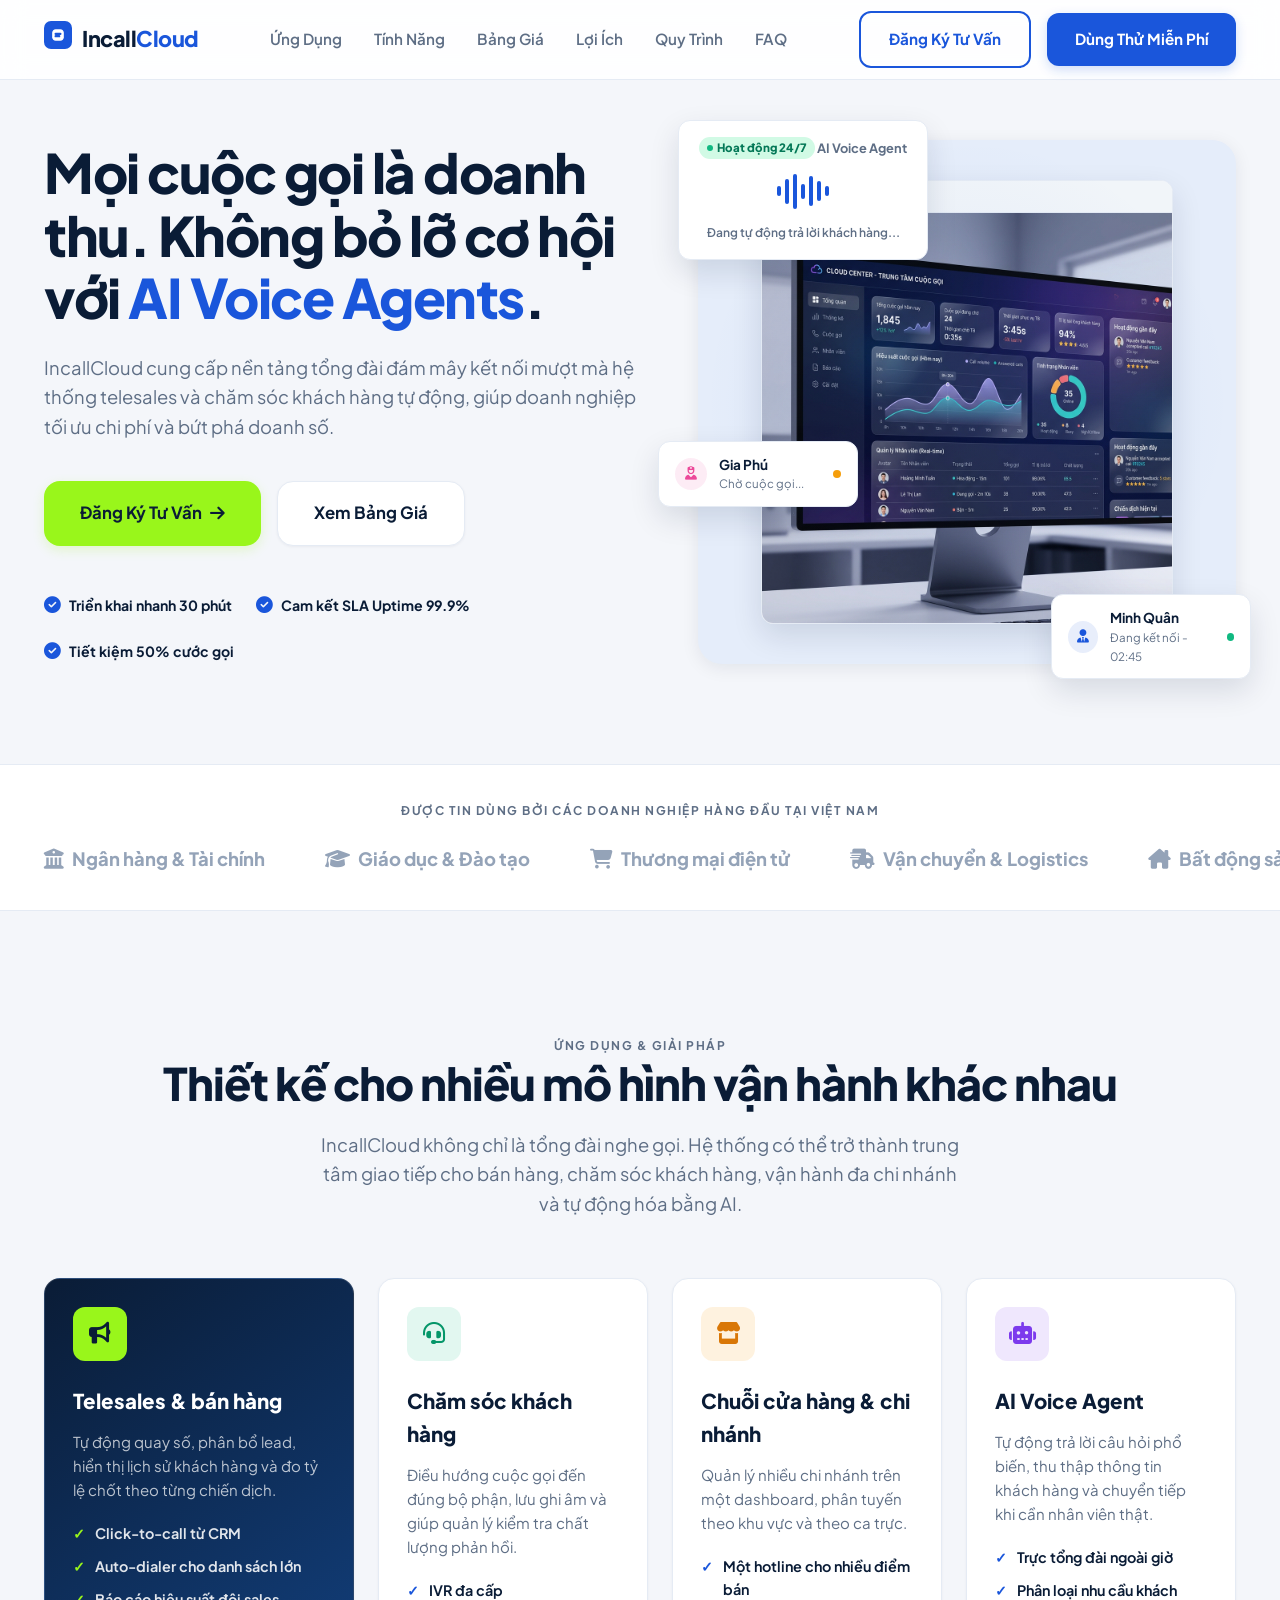
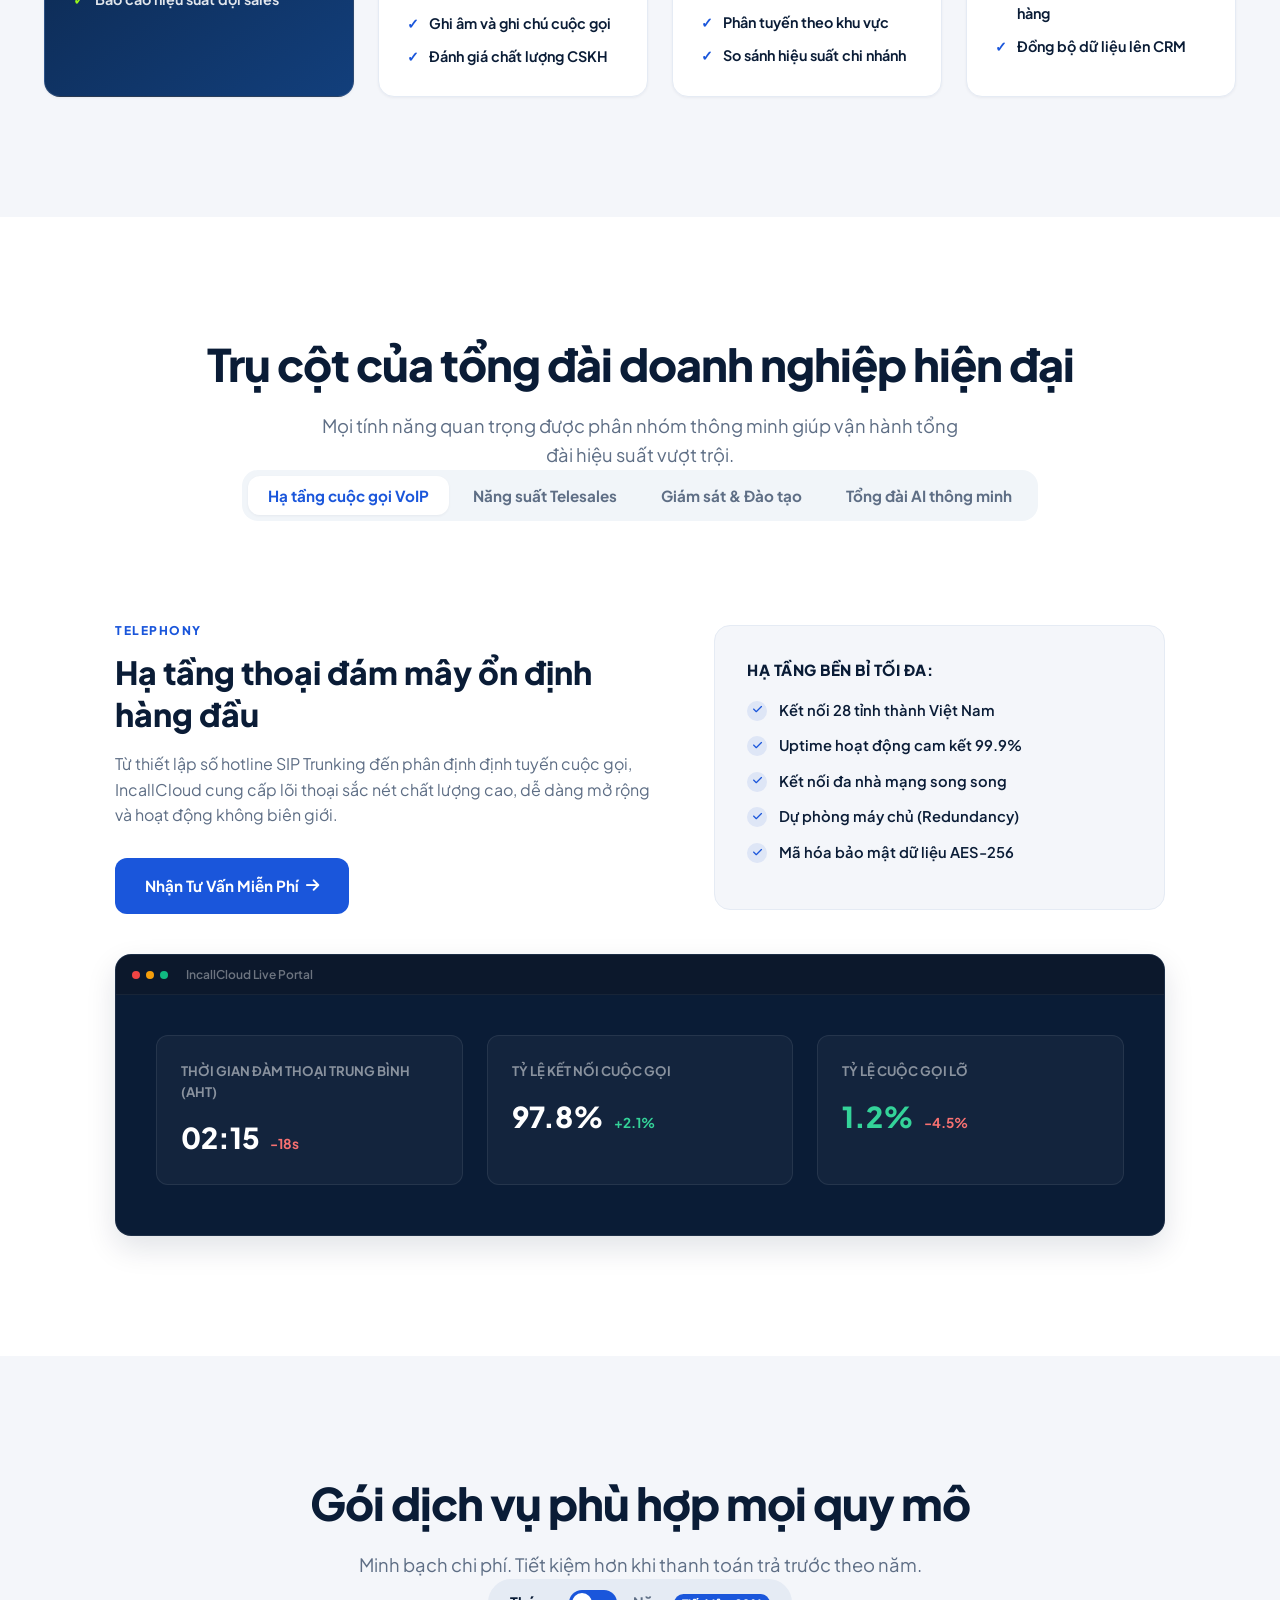
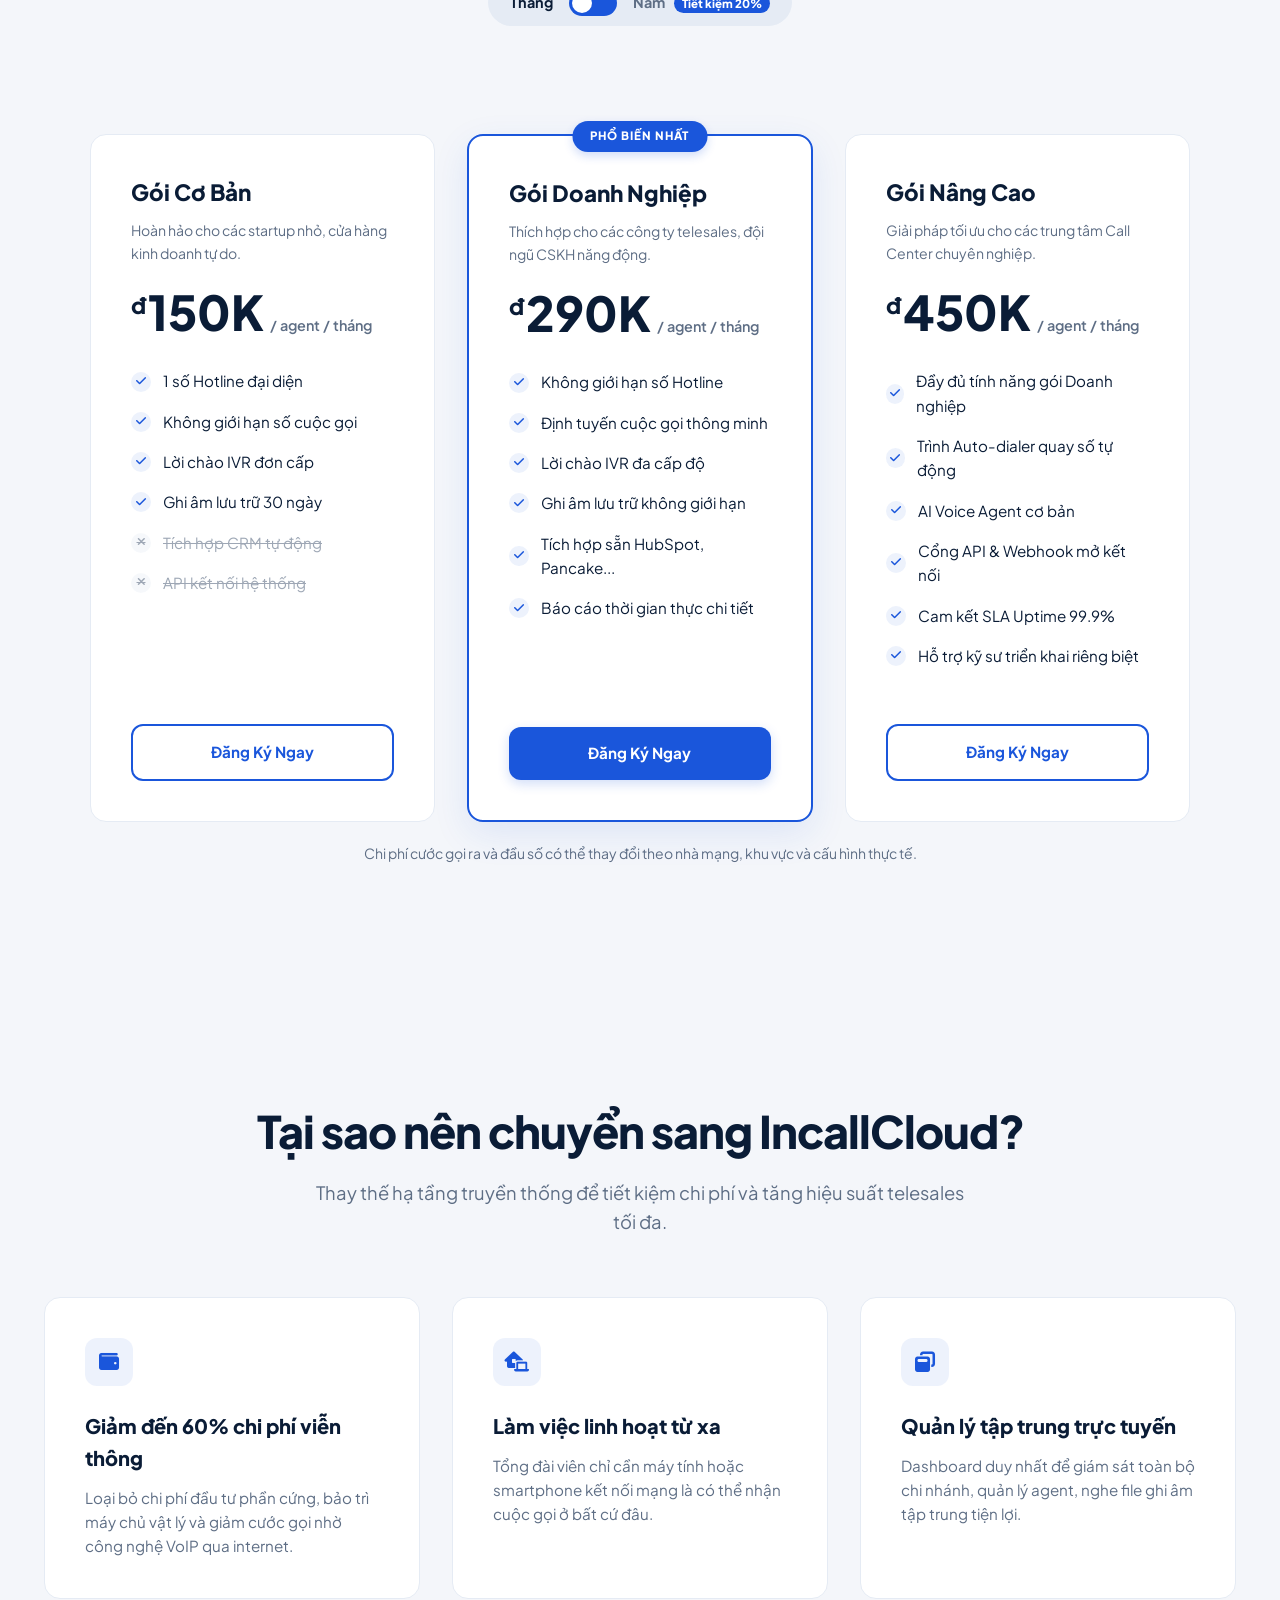
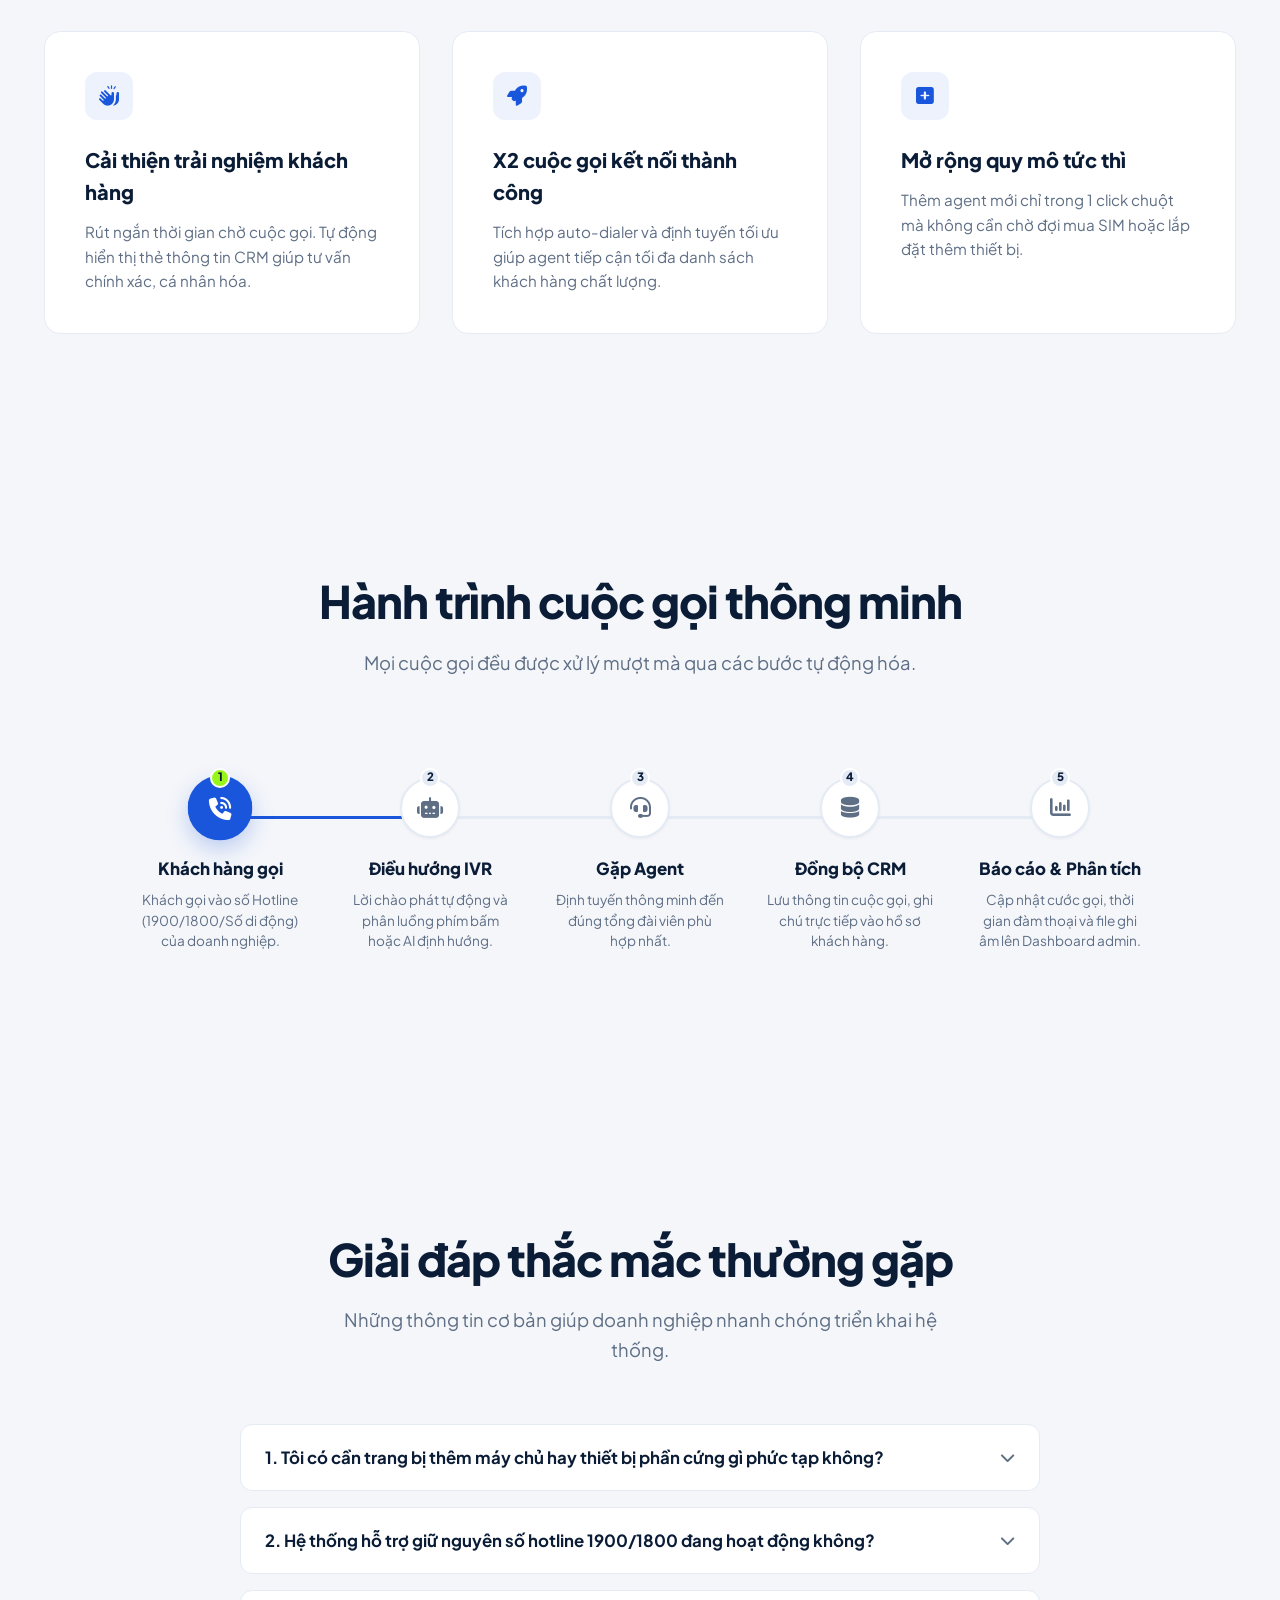
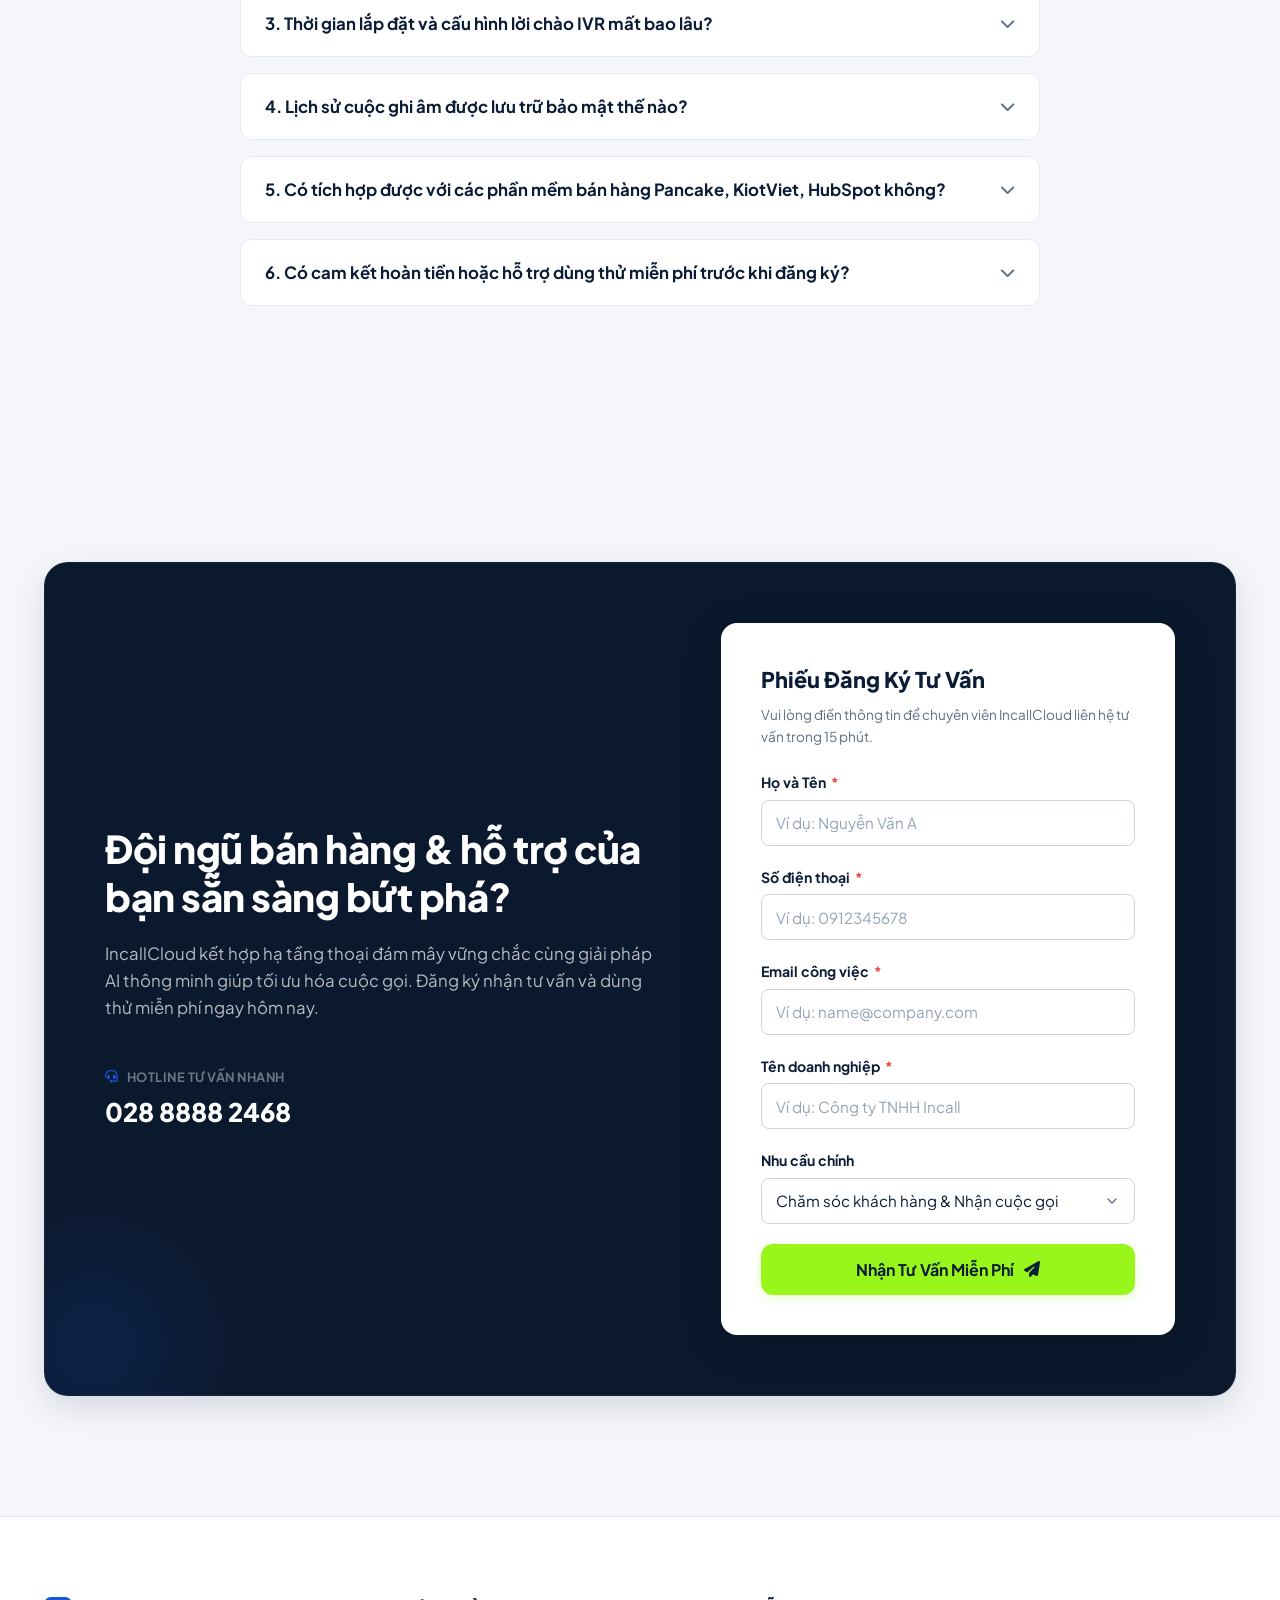
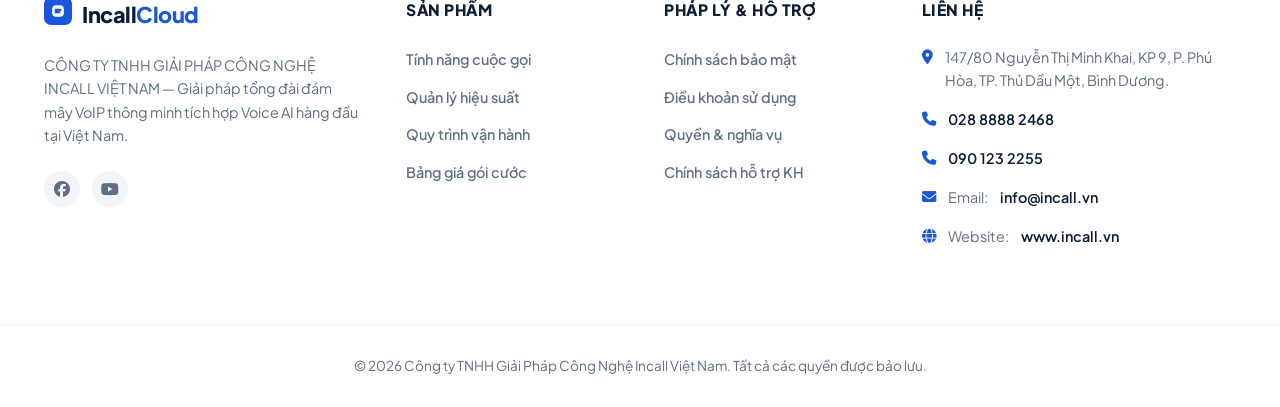
<file: index.html>
<!DOCTYPE html>
<html lang="vi">
<head>
    <meta charset="UTF-8">
    <meta name="viewport" content="width=device-width, initial-scale=1.0">
    <title>IncallCloud - Tổng Đài Cloud Thông Minh Tích Hợp AI Cho Doanh Nghiệp</title>
    <meta name="description" content="IncallCloud - Nền tảng Cloud Call Center & AI Voice Agent thế hệ mới. Tối ưu hóa cuộc gọi telesales, kết nối CRM, tiết kiệm 50% chi phí cước gọi. Đăng ký dùng thử 7 ngày miễn phí.">
    <link rel="icon" type="image/png" href="assets/dashboard_hero.png">
    <link rel="preconnect" href="https://fonts.googleapis.com">
    <link rel="preconnect" href="https://fonts.gstatic.com" crossorigin>
    <link href="https://fonts.googleapis.com/css2?family=Plus+Jakarta+Sans:wght@300;400;500;600;700;800&display=swap" rel="stylesheet">
    <link rel="stylesheet" href="style.css">
    <link rel="stylesheet" href="https://cdnjs.cloudflare.com/ajax/libs/font-awesome/6.4.0/css/all.min.css">
</head>
<body>
    <header class="header">
        <div class="container header-container">
            <a href="#" class="logo">
                <div class="logo-icon">
                    <svg width="28" height="28" viewBox="0 0 24 24" fill="none" xmlns="http://www.w3.org/2000/svg">
                        <rect width="24" height="24" rx="6" fill="#1A56DB" />
                        <path d="M7 10C7 8.34315 8.34315 7 10 7H14C15.6569 7 17 8.34315 17 10V14C17 15.6569 15.6569 17 14 17H10C8.34315 17 7 15.6569 7 14V10Z" fill="white" />
                        <path d="M10 11H14M10 13H13" stroke="#1A56DB" stroke-width="2" stroke-linecap="round" />
                    </svg>
                </div>
                <span>Incall<span class="logo-accent">Cloud</span></span>
            </a>
            <nav class="nav-menu">
                <a href="#use-cases" class="nav-link">Ứng Dụng</a>
                <a href="#features-tab" class="nav-link">Tính Năng</a>
                <a href="#pricing" class="nav-link">Bảng Giá</a>
                <a href="#benefits" class="nav-link">Lợi Ích</a>
                <a href="#workflow" class="nav-link">Quy Trình</a>
                <a href="#faq" class="nav-link">FAQ</a>
            </nav>
            <div class="header-actions">
                <a href="#register" class="btn btn-outline show-desktop">Đăng Ký Tư Vấn</a>
                <a href="#register" class="btn btn-primary">Dùng Thử Miễn Phí</a>
                <button class="mobile-toggle" aria-label="Toggle navigation">
                    <span></span>
                    <span></span>
                    <span></span>
                </button>
            </div>
        </div>
    </header>
    <div class="mobile-drawer">
        <nav class="mobile-nav">
            <a href="#use-cases" class="mobile-link">Ứng Dụng</a>
            <a href="#features-tab" class="mobile-link">Tính Năng</a>
            <a href="#pricing" class="mobile-link">Bảng Giá</a>
            <a href="#benefits" class="mobile-link">Lợi Ích</a>
            <a href="#workflow" class="mobile-link">Quy Trình</a>
            <a href="#faq" class="mobile-link">FAQ</a>
            <hr class="drawer-divider">
            <a href="#register" class="btn btn-primary w-full text-center">Đăng Ký Tư Vấn</a>
        </nav>
    </div>
    <section class="hero-section">
        <div class="container hero-container">
            <div class="hero-content">

                <h1 class="hero-title">
                    Mọi cuộc gọi là doanh thu. Không bỏ lỡ cơ hội với <span class="highlight-text">AI Voice Agents</span>.
                </h1>
                <p class="hero-desc">
                    IncallCloud cung cấp nền tảng tổng đài đám mây kết nối mượt mà hệ thống telesales và chăm sóc khách hàng tự động, giúp doanh nghiệp tối ưu chi phí và bứt phá doanh số.
                </p>
                <div class="hero-ctas">
                    <a href="#register" class="btn btn-accent btn-large">
                        Đăng Ký Tư Vấn <i class="fa-solid fa-arrow-right icon-right"></i>
                    </a>
                    <a href="#pricing" class="btn btn-white btn-large">
                        Xem Bảng Giá
                    </a>
                </div>
                <div class="hero-checks">
                    <div class="check-item">
                        <i class="fa-solid fa-circle-check"></i>
                        <span>Triển khai nhanh 30 phút</span>
                    </div>
                    <div class="check-item">
                        <i class="fa-solid fa-circle-check"></i>
                        <span>Cam kết SLA Uptime 99.9%</span>
                    </div>
                    <div class="check-item">
                        <i class="fa-solid fa-circle-check"></i>
                        <span>Tiết kiệm 50% cước gọi</span>
                    </div>
                </div>
            </div>
            <div class="hero-graphic-wrapper">
                <div class="graphic-container">
                    <div class="graphic-glow"></div>
                    <div class="ai-voice-panel">
                        <div class="panel-header">
                            <span class="active-badge"><span class="pulse-dot-green"></span> Hoạt động 24/7</span>
                            <span class="panel-title">AI Voice Agent</span>
                        </div>
                        <div class="waveform-animation">
                            <span class="bar bar-1"></span>
                            <span class="bar bar-2"></span>
                            <span class="bar bar-3"></span>
                            <span class="bar bar-4"></span>
                            <span class="bar bar-5"></span>
                            <span class="bar bar-6"></span>
                            <span class="bar bar-7"></span>
                        </div>
                        <span class="ai-status">Đang tự động trả lời khách hàng...</span>
                    </div>
                    <div class="call-widget float-widget-1">
                        <div class="agent-avatar"><i class="fa-solid fa-user-tie"></i></div>
                        <div class="call-info">
                            <span class="agent-name">Minh Quân</span>
                            <span class="call-duration">Đang kết nối - 02:45</span>
                        </div>
                        <span class="status-indicator online"></span>
                    </div>
                    <div class="call-widget float-widget-2">
                        <div class="agent-avatar pink"><i class="fa-solid fa-user-nurse"></i></div>
                        <div class="call-info">
                            <span class="agent-name">Gia Phú</span>
                            <span class="call-duration">Chờ cuộc gọi...</span>
                        </div>
                        <span class="status-indicator idle"></span>
                    </div>
                    <div class="dashboard-mock-window">
                        <div class="window-header-nav">
                            <span class="window-dot dot-r"></span>
                            <span class="window-dot dot-y"></span>
                            <span class="window-dot dot-g"></span>
                        </div>
                        <img src="assets/dashboard_hero.png" alt="IncallCloud Admin Portal" class="mock-screenshot">
                    </div>
                </div>
            </div>
        </div>
    </section>
    <section class="trust-logos">
        <div class="container">
            <p class="section-subtitle-small">ĐƯỢC TIN DÙNG BỞI CÁC DOANH NGHIỆP HÀNG ĐẦU TẠI VIỆT NAM</p>
            <div class="logo-track">
                <div class="logo-slide">
                    <span class="logo-text-item"><i class="fa-solid fa-building-columns"></i> Ngân hàng & Tài chính</span>
                    <span class="logo-text-item"><i class="fa-solid fa-graduation-cap"></i> Giáo dục & Đào tạo</span>
                    <span class="logo-text-item"><i class="fa-solid fa-cart-shopping"></i> Thương mại điện tử</span>
                    <span class="logo-text-item"><i class="fa-solid fa-truck-fast"></i> Vận chuyển & Logistics</span>
                    <span class="logo-text-item"><i class="fa-solid fa-house-chimney"></i> Bất động sản</span>
                    <span class="logo-text-item"><i class="fa-solid fa-hospital"></i> Y tế & Chăm sóc sức khỏe</span>
                </div>
                <div class="logo-slide">
                    <span class="logo-text-item"><i class="fa-solid fa-building-columns"></i> Ngân hàng & Tài chính</span>
                    <span class="logo-text-item"><i class="fa-solid fa-graduation-cap"></i> Giáo dục & Đào tạo</span>
                    <span class="logo-text-item"><i class="fa-solid fa-cart-shopping"></i> Thương mại điện tử</span>
                    <span class="logo-text-item"><i class="fa-solid fa-truck-fast"></i> Vận chuyển & Logistics</span>
                    <span class="logo-text-item"><i class="fa-solid fa-house-chimney"></i> Bất động sản</span>
                    <span class="logo-text-item"><i class="fa-solid fa-hospital"></i> Y tế & Chăm sóc sức khỏe</span>
                </div>
            </div>
        </div>
    </section>

    <section id="use-cases" class="section-padding use-cases-section bg-light-gray">
        <div class="container">
            <div class="section-header text-center">
                <span class="section-subtitle-small">ỨNG DỤNG & GIẢI PHÁP</span>
                <h2 class="section-title">Thiết kế cho nhiều mô hình vận hành khác nhau</h2>
                <p class="section-desc">IncallCloud không chỉ là tổng đài nghe gọi. Hệ thống có thể trở thành trung tâm giao tiếp cho bán hàng, chăm sóc khách hàng, vận hành đa chi nhánh và tự động hóa bằng AI.</p>
            </div>
            <div class="solution-showcase">
                <article class="solution-card featured-solution">
                    <div class="solution-icon"><i class="fa-solid fa-bullhorn"></i></div>
                    <h3>Telesales & bán hàng</h3>
                    <p>Tự động quay số, phân bổ lead, hiển thị lịch sử khách hàng và đo tỷ lệ chốt theo từng chiến dịch.</p>
                    <ul>
                        <li>Click-to-call từ CRM</li>
                        <li>Auto-dialer cho danh sách lớn</li>
                        <li>Báo cáo hiệu suất đội sales</li>
                    </ul>
                </article>
                <article class="solution-card">
                    <div class="solution-icon green"><i class="fa-solid fa-headset"></i></div>
                    <h3>Chăm sóc khách hàng</h3>
                    <p>Điều hướng cuộc gọi đến đúng bộ phận, lưu ghi âm và giúp quản lý kiểm tra chất lượng phản hồi.</p>
                    <ul>
                        <li>IVR đa cấp</li>
                        <li>Ghi âm và ghi chú cuộc gọi</li>
                        <li>Đánh giá chất lượng CSKH</li>
                    </ul>
                </article>
                <article class="solution-card">
                    <div class="solution-icon orange"><i class="fa-solid fa-store"></i></div>
                    <h3>Chuỗi cửa hàng & chi nhánh</h3>
                    <p>Quản lý nhiều chi nhánh trên một dashboard, phân tuyến theo khu vực và theo ca trực.</p>
                    <ul>
                        <li>Một hotline cho nhiều điểm bán</li>
                        <li>Phân tuyến theo khu vực</li>
                        <li>So sánh hiệu suất chi nhánh</li>
                    </ul>
                </article>
                <article class="solution-card">
                    <div class="solution-icon purple"><i class="fa-solid fa-robot"></i></div>
                    <h3>AI Voice Agent</h3>
                    <p>Tự động trả lời câu hỏi phổ biến, thu thập thông tin khách hàng và chuyển tiếp khi cần nhân viên thật.</p>
                    <ul>
                        <li>Trực tổng đài ngoài giờ</li>
                        <li>Phân loại nhu cầu khách hàng</li>
                        <li>Đồng bộ dữ liệu lên CRM</li>
                    </ul>
                </article>
            </div>
        </div>
    </section>

    <section id="features-tab" class="section-padding tab-section">
        <div class="container">
            <div class="section-header text-center">
                <h2 class="section-title">Trụ cột của tổng đài doanh nghiệp hiện đại</h2>
                <p class="section-desc">Mọi tính năng quan trọng được phân nhóm thông minh giúp vận hành tổng đài hiệu suất vượt trội.</p>
                <div class="tab-capsules">
                    <button class="tab-btn active" data-tab="telephony">Hạ tầng cuộc gọi VoIP</button>
                    <button class="tab-btn" data-tab="productivity">Năng suất Telesales</button>
                    <button class="tab-btn" data-tab="coaching">Giám sát & Đào tạo</button>
                    <button class="tab-btn" data-tab="ai-agents">Tổng đài AI thông minh</button>
                </div>
            </div>
            <div class="tab-content-container">
                <div class="tab-pane active" id="pane-telephony">
                    <div class="tab-grid">
                        <div class="tab-info">
                            <span class="tab-tag">TELEPHONY</span>
                            <h3>Hạ tầng thoại đám mây ổn định hàng đầu</h3>
                            <p>Từ thiết lập số hotline SIP Trunking đến phân định định tuyến cuộc gọi, IncallCloud cung cấp lõi thoại sắc nét chất lượng cao, dễ dàng mở rộng và hoạt động không biên giới.</p>
                            <a href="#register" class="btn btn-blue">Nhận Tư Vấn Miễn Phí <i class="fa-solid fa-arrow-right icon-right"></i></a>
                        </div>
                        <div class="tab-meta">
                            <div class="meta-box">
                                <h4>Hạ tầng bền bỉ tối đa:</h4>
                                <ul class="meta-list">
                                    <li><i class="fa-solid fa-check"></i> Kết nối 28 tỉnh thành Việt Nam</li>
                                    <li><i class="fa-solid fa-check"></i> Uptime hoạt động cam kết 99.9%</li>
                                    <li><i class="fa-solid fa-check"></i> Kết nối đa nhà mạng song song</li>
                                    <li><i class="fa-solid fa-check"></i> Dự phòng máy chủ (Redundancy)</li>
                                    <li><i class="fa-solid fa-check"></i> Mã hóa bảo mật dữ liệu AES-256</li>
                                </ul>
                            </div>
                        </div>
                    </div>
                </div>
                <div class="tab-pane" id="pane-productivity">
                    <div class="tab-grid">
                        <div class="tab-info">
                            <span class="tab-tag">PRODUCTIVITY</span>
                            <h3>Tăng 200% cuộc gọi tiếp cận khách hàng mỗi ngày</h3>
                            <p>Giải phóng tổng đài viên khỏi việc quay số thủ công. Hệ thống tự động click-to-call, auto-dialer và quản lý danh sách cuộc gọi khoa học ngay trên giao diện web.</p>
                            <a href="#register" class="btn btn-blue">Nhận Tư Vấn Miễn Phí <i class="fa-solid fa-arrow-right icon-right"></i></a>
                        </div>
                        <div class="tab-meta">
                            <div class="meta-box">
                                <h4>Công cụ tăng năng suất:</h4>
                                <ul class="meta-list">
                                    <li><i class="fa-solid fa-check"></i> Tính năng click-to-call tức thì</li>
                                    <li><i class="fa-solid fa-check"></i> Trình quay số tự động Auto-Dialer</li>
                                    <li><i class="fa-solid fa-check"></i> Tự động phân phối cuộc gọi ACD</li>
                                    <li><i class="fa-solid fa-check"></i> Đồng bộ CRM hiển thị thông tin KH</li>
                                    <li><i class="fa-solid fa-check"></i> Ghi chú & gắn nhãn phân loại nhanh</li>
                                </ul>
                            </div>
                        </div>
                    </div>
                </div>
                <div class="tab-pane" id="pane-coaching">
                    <div class="tab-grid">
                        <div class="tab-info">
                            <span class="tab-tag">COACHING & QUALITY</span>
                            <h3>Giám sát cuộc gọi & Hướng dẫn thời gian thực</h3>
                            <p>Nâng cao chất lượng đội ngũ telesales và hỗ trợ viên. Trưởng nhóm có thể nghe trực tiếp cuộc gọi, nhắc bài (whisper) hoặc cướp cuộc gọi để giải quyết vướng mắc lớn của khách.</p>
                            <a href="#register" class="btn btn-blue">Nhận Tư Vấn Miễn Phí <i class="fa-solid fa-arrow-right icon-right"></i></a>
                        </div>
                        <div class="tab-meta">
                            <div class="meta-box">
                                <h4>Tính năng quản lý chất lượng:</h4>
                                <ul class="meta-list">
                                    <li><i class="fa-solid fa-check"></i> Tự động ghi âm cuộc gọi HD</li>
                                    <li><i class="fa-solid fa-check"></i> Nghe xen cuộc gọi thời gian thực</li>
                                    <li><i class="fa-solid fa-check"></i> Nhắc bài (Whisper) cho nhân viên</li>
                                    <li><i class="fa-solid fa-check"></i> Chấm điểm chất lượng cuộc gọi</li>
                                    <li><i class="fa-solid fa-check"></i> Thống kê hiệu suất cuộc gọi Agent</li>
                                </ul>
                            </div>
                        </div>
                    </div>
                </div>
                <div class="tab-pane" id="pane-ai-agents">
                    <div class="tab-grid">
                        <div class="tab-info">
                            <span class="tab-tag">AI VOICE AGENT</span>
                            <h3>Tổng đài viên ảo AI đàm thoại tự nhiên</h3>
                            <p>Không bao giờ bỏ lỡ cuộc gọi ngoài giờ hành chính. AI Voice Agent tự động đàm thoại, xử lý lời chào IVR đa cấp độ, trả lời câu hỏi thường gặp và tự phân loại lưu thông tin lên CRM.</p>
                            <a href="#register" class="btn btn-blue">Nhận Tư Vấn Miễn Phí <i class="fa-solid fa-arrow-right icon-right"></i></a>
                        </div>
                        <div class="tab-meta">
                            <div class="meta-box">
                                <h4>Công nghệ AI đột phá:</h4>
                                <ul class="meta-list">
                                    <li><i class="fa-solid fa-check"></i> Giọng nói tự nhiên chuẩn vùng miền</li>
                                    <li><i class="fa-solid fa-check"></i> Nhận diện mục đích cuộc gọi (Intent)</li>
                                    <li><i class="fa-solid fa-check"></i> Tự động tra cứu cơ sở dữ liệu</li>
                                    <li><i class="fa-solid fa-check"></i> Phân loại & Chuyển tiếp agent người</li>
                                    <li><i class="fa-solid fa-check"></i> Hoạt động 24/7 không cần nghỉ ngơi</li>
                                </ul>
                            </div>
                        </div>
                    </div>
                </div>
                <div class="tab-mockup-window">
                    <div class="mockup-header">
                        <span class="mockup-dot r"></span>
                        <span class="mockup-dot y"></span>
                        <span class="mockup-dot g"></span>
                        <span class="mockup-tab-title">IncallCloud Live Portal</span>
                    </div>
                    <div class="mockup-body">
                        <div class="mock-content telephony active">
                            <div class="mock-analytics-grid">
                                <div class="analytic-card">
                                    <h5>Thời gian đàm thoại trung bình (AHT)</h5>
                                    <div class="analytic-val">02:15 <span class="trend down">-18s</span></div>
                                </div>
                                <div class="analytic-card">
                                    <h5>Tỷ lệ kết nối cuộc gọi</h5>
                                    <div class="analytic-val">97.8% <span class="trend up">+2.1%</span></div>
                                </div>
                                <div class="analytic-card">
                                    <h5>Tỷ lệ cuộc gọi lỡ</h5>
                                    <div class="analytic-val text-green">1.2% <span class="trend down">-4.5%</span></div>
                                </div>
                            </div>
                        </div>
                        <div class="mock-content productivity">
                            <div class="mock-campaign-list">
                                <div class="campaign-row header-row">
                                    <span>Tên chiến dịch</span>
                                    <span>Đã gọi</span>
                                    <span>Tỷ lệ chốt</span>
                                    <span>Trạng thái</span>
                                </div>
                                <div class="campaign-row">
                                    <span class="bold">Bán Hàng Dự Án A</span>
                                    <span>1,240 / 1,500</span>
                                    <span class="text-blue">32%</span>
                                    <span class="badge running">Đang chạy</span>
                                </div>
                                <div class="campaign-row">
                                    <span class="bold">CSKH Định Kỳ Tháng 6</span>
                                    <span>890 / 1,000</span>
                                    <span class="text-blue">74%</span>
                                    <span class="badge running">Đang chạy</span>
                                </div>
                            </div>
                        </div>
                        <div class="mock-content coaching">
                            <div class="agent-coaching-portal">
                                <div class="active-call-strip">
                                    <span class="agent-name">Agent: Hoàng Anh</span>
                                    <span class="duration">01:32</span>
                                    <div class="action-badges">
                                        <span class="badge badge-whisper"><i class="fa-solid fa-microphone-slash"></i> Đang nhắc bài</span>
                                        <span class="badge badge-listen"><i class="fa-solid fa-ear-listen"></i> Đang nghe lén</span>
                                    </div>
                                </div>
                            </div>
                        </div>
                        <div class="mock-content ai-agents">
                            <div class="ai-chat-simulation">
                                <div class="message incoming"><strong>Khách hàng:</strong> "Tôi muốn hỏi giá dịch vụ gói Doanh nghiệp."</div>
                                <div class="message outgoing"><strong>AI Voice Agent (Giọng miền Nam):</strong> "Dạ, gói Doanh nghiệp hiện tại bên em có giá là 290.000đ/agent/tháng ạ. Có hỗ trợ ghi âm cuộc gọi không giới hạn thời gian và tích hợp CRM ạ."</div>
                            </div>
                        </div>
                    </div>
                </div>
            </div>
        </div>
    </section>
    <section id="pricing" class="section-padding bg-light-gray">
        <div class="container">
            <div class="section-header text-center">
                <h2 class="section-title">Gói dịch vụ phù hợp mọi quy mô</h2>
                <p class="section-desc">Minh bạch chi phí. Tiết kiệm hơn khi thanh toán trả trước theo năm.</p>
                <div class="billing-toggle-wrapper">
                    <span class="toggle-label active" id="label-monthly">Tháng</span>
                    <button class="billing-toggle-btn" id="billing-toggle" aria-label="Toggle pricing cycle"></button>
                    <span class="toggle-label" id="label-yearly">Năm <span class="discount-badge">Tiết kiệm 20%</span></span>
                </div>
            </div>
            <div class="pricing-grid">
                <div class="pricing-card">
                    <div class="card-header">
                        <h3 class="pricing-plan">Gói Cơ Bản</h3>
                        <p class="plan-desc">Hoàn hảo cho các startup nhỏ, cửa hàng kinh doanh tự do.</p>
                        <div class="price-container">
                            <span class="price-currency">đ</span>
                            <span class="price-amount" data-monthly="150K" data-yearly="120K">150K</span>
                            <span class="price-period">/ agent / tháng</span>
                        </div>
                    </div>
                    <ul class="pricing-features">
                        <li><i class="fa-solid fa-check"></i> 1 số Hotline đại diện</li>
                        <li><i class="fa-solid fa-check"></i> Không giới hạn số cuộc gọi</li>
                        <li><i class="fa-solid fa-check"></i> Lời chào IVR đơn cấp</li>
                        <li><i class="fa-solid fa-check"></i> Ghi âm lưu trữ 30 ngày</li>
                        <li class="unsupported"><i class="fa-solid fa-xmark"></i> Tích hợp CRM tự động</li>
                        <li class="unsupported"><i class="fa-solid fa-xmark"></i> API kết nối hệ thống</li>
                    </ul>
                    <div class="card-footer">
                        <a href="#register" class="btn btn-outline w-full plan-btn" data-plan="Gói Cơ Bản">Đăng Ký Ngay</a>
                    </div>
                </div>
                <div class="pricing-card recommended">
                    <div class="popular-badge">PHỔ BIẾN NHẤT</div>
                    <div class="card-header">
                        <h3 class="pricing-plan">Gói Doanh Nghiệp</h3>
                        <p class="plan-desc">Thích hợp cho các công ty telesales, đội ngũ CSKH năng động.</p>
                        <div class="price-container">
                            <span class="price-currency">đ</span>
                            <span class="price-amount" data-monthly="290K" data-yearly="230K">290K</span>
                            <span class="price-period">/ agent / tháng</span>
                        </div>
                    </div>
                    <ul class="pricing-features">
                        <li><i class="fa-solid fa-check"></i> Không giới hạn số Hotline</li>
                        <li><i class="fa-solid fa-check"></i> Định tuyến cuộc gọi thông minh</li>
                        <li><i class="fa-solid fa-check"></i> Lời chào IVR đa cấp độ</li>
                        <li><i class="fa-solid fa-check"></i> Ghi âm lưu trữ không giới hạn</li>
                        <li><i class="fa-solid fa-check"></i> Tích hợp sẵn HubSpot, Pancake...</li>
                        <li><i class="fa-solid fa-check"></i> Báo cáo thời gian thực chi tiết</li>
                    </ul>
                    <div class="card-footer">
                        <a href="#register" class="btn btn-primary w-full plan-btn" data-plan="Gói Doanh Nghiệp">Đăng Ký Ngay</a>
                    </div>
                </div>
                <div class="pricing-card">
                    <div class="card-header">
                        <h3 class="pricing-plan">Gói Nâng Cao</h3>
                        <p class="plan-desc">Giải pháp tối ưu cho các trung tâm Call Center chuyên nghiệp.</p>
                        <div class="price-container">
                            <span class="price-currency">đ</span>
                            <span class="price-amount" data-monthly="450K" data-yearly="360K">450K</span>
                            <span class="price-period">/ agent / tháng</span>
                        </div>
                    </div>
                    <ul class="pricing-features">
                        <li><i class="fa-solid fa-check"></i> Đầy đủ tính năng gói Doanh nghiệp</li>
                        <li><i class="fa-solid fa-check"></i> Trình Auto-dialer quay số tự động</li>
                        <li><i class="fa-solid fa-check"></i> AI Voice Agent cơ bản</li>
                        <li><i class="fa-solid fa-check"></i> Cổng API & Webhook mở kết nối</li>
                        <li><i class="fa-solid fa-check"></i> Cam kết SLA Uptime 99.9%</li>
                        <li><i class="fa-solid fa-check"></i> Hỗ trợ kỹ sư triển khai riêng biệt</li>
                    </ul>
                    <div class="card-footer">
                        <a href="#register" class="btn btn-outline w-full plan-btn" data-plan="Gói Nâng Cao">Đăng Ký Ngay</a>
                    </div>
                </div>
            </div>
            <p class="pricing-note">Chi phí cước gọi ra và đầu số có thể thay đổi theo nhà mạng, khu vực và cấu hình thực tế.</p>
        </div>
    </section>

    <section id="benefits" class="section-padding bg-light-gray">
        <div class="container">
            <div class="section-header text-center">
                <h2 class="section-title">Tại sao nên chuyển sang IncallCloud?</h2>
                <p class="section-desc">Thay thế hạ tầng truyền thống để tiết kiệm chi phí và tăng hiệu suất telesales tối đa.</p>
            </div>
            <div class="grid grid-3">
                <div class="benefit-card">
                    <div class="benefit-icon"><i class="fa-solid fa-wallet"></i></div>
                    <h3 class="benefit-title">Giảm đến 60% chi phí viễn thông</h3>
                    <p class="benefit-desc">Loại bỏ chi phí đầu tư phần cứng, bảo trì máy chủ vật lý và giảm cước gọi nhờ công nghệ VoIP qua internet.</p>
                </div>
                <div class="benefit-card">
                    <div class="benefit-icon"><i class="fa-solid fa-laptop-house"></i></div>
                    <h3 class="benefit-title">Làm việc linh hoạt từ xa</h3>
                    <p class="benefit-desc">Tổng đài viên chỉ cần máy tính hoặc smartphone kết nối mạng là có thể nhận cuộc gọi ở bất cứ đâu.</p>
                </div>
                <div class="benefit-icon-card benefit-card">
                    <div class="benefit-icon"><i class="fa-solid fa-window-restore"></i></div>
                    <h3 class="benefit-title">Quản lý tập trung trực tuyến</h3>
                    <p class="benefit-desc">Dashboard duy nhất để giám sát toàn bộ chi nhánh, quản lý agent, nghe file ghi âm tập trung tiện lợi.</p>
                </div>
                <div class="benefit-card">
                    <div class="benefit-icon"><i class="fa-solid fa-hands-clapping"></i></div>
                    <h3 class="benefit-title">Cải thiện trải nghiệm khách hàng</h3>
                    <p class="benefit-desc">Rút ngắn thời gian chờ cuộc gọi. Tự động hiển thị thẻ thông tin CRM giúp tư vấn chính xác, cá nhân hóa.</p>
                </div>
                <div class="benefit-card">
                    <div class="benefit-icon"><i class="fa-solid fa-rocket"></i></div>
                    <h3 class="benefit-title">X2 cuộc gọi kết nối thành công</h3>
                    <p class="benefit-desc">Tích hợp auto-dialer và định tuyến tối ưu giúp agent tiếp cận tối đa danh sách khách hàng chất lượng.</p>
                </div>
                <div class="benefit-card">
                    <div class="benefit-icon"><i class="fa-solid fa-square-plus"></i></div>
                    <h3 class="benefit-title">Mở rộng quy mô tức thì</h3>
                    <p class="benefit-desc">Thêm agent mới chỉ trong 1 click chuột mà không cần chờ đợi mua SIM hoặc lắp đặt thêm thiết bị.</p>
                </div>
            </div>
        </div>
    </section>
    <section id="workflow" class="section-padding">
        <div class="container">
            <div class="section-header text-center">
                <h2 class="section-title">Hành trình cuộc gọi thông minh</h2>
                <p class="section-desc">Mọi cuộc gọi đều được xử lý mượt mà qua các bước tự động hóa.</p>
            </div>
            <div class="workflow-container">
                <div class="workflow-line"></div>
                <div class="workflow-step active" data-step="1">
                    <div class="step-badge">1</div>
                    <div class="step-icon"><i class="fa-solid fa-phone-volume"></i></div>
                    <h4 class="step-title">Khách hàng gọi</h4>
                    <p class="step-desc">Khách gọi vào số Hotline (1900/1800/Số di động) của doanh nghiệp.</p>
                </div>
                <div class="workflow-step" data-step="2">
                    <div class="step-badge">2</div>
                    <div class="step-icon"><i class="fa-solid fa-robot"></i></div>
                    <h4 class="step-title">Điều hướng IVR</h4>
                    <p class="step-desc">Lời chào phát tự động và phân luồng phím bấm hoặc AI định hướng.</p>
                </div>
                <div class="workflow-step" data-step="3">
                    <div class="step-badge">3</div>
                    <div class="step-icon"><i class="fa-solid fa-headset"></i></div>
                    <h4 class="step-title">Gặp Agent</h4>
                    <p class="step-desc">Định tuyến thông minh đến đúng tổng đài viên phù hợp nhất.</p>
                </div>
                <div class="workflow-step" data-step="4">
                    <div class="step-badge">4</div>
                    <div class="step-icon"><i class="fa-solid fa-database"></i></div>
                    <h4 class="step-title">Đồng bộ CRM</h4>
                    <p class="step-desc">Lưu thông tin cuộc gọi, ghi chú trực tiếp vào hồ sơ khách hàng.</p>
                </div>
                <div class="workflow-step" data-step="5">
                    <div class="step-badge">5</div>
                    <div class="step-icon"><i class="fa-solid fa-chart-column"></i></div>
                    <h4 class="step-title">Báo cáo & Phân tích</h4>
                    <p class="step-desc">Cập nhật cước gọi, thời gian đàm thoại và file ghi âm lên Dashboard admin.</p>
                </div>
            </div>
        </div>
    </section>
    <section id="faq" class="section-padding">
        <div class="container">
            <div class="section-header text-center">
                <h2 class="section-title">Giải đáp thắc mắc thường gặp</h2>
                <p class="section-desc">Những thông tin cơ bản giúp doanh nghiệp nhanh chóng triển khai hệ thống.</p>
            </div>
            <div class="faq-container">
                <div class="faq-item">
                    <button class="faq-question">
                        <span>1. Tôi có cần trang bị thêm máy chủ hay thiết bị phần cứng gì phức tạp không?</span>
                        <i class="fa-solid fa-chevron-down faq-arrow"></i>
                    </button>
                    <div class="faq-answer">
                        <p>Không cần. Với IncallCloud, bạn có thể gọi và nhận cuộc gọi trực tiếp ngay trên trình duyệt máy tính hoặc qua ứng dụng cài trên điện thoại thông minh. Hệ thống hoạt động hoàn toàn trên môi trường Cloud.</p>
                    </div>
                </div>
                <div class="faq-item">
                    <button class="faq-question">
                        <span>2. Hệ thống hỗ trợ giữ nguyên số hotline 1900/1800 đang hoạt động không?</span>
                        <i class="fa-solid fa-chevron-down faq-arrow"></i>
                    </button>
                    <div class="faq-answer">
                        <p>Chúng tôi kết nối mượt mà với tất cả các đầu số Hotline SIP Trunking hiện có của bạn từ Viettel, VNPT, FPT, Mobifone... Quá trình chuyển đổi cấu hình kỹ thuật diễn ra cực kỳ nhanh chóng và không làm gián đoạn liên lạc.</p>
                    </div>
                </div>
                <div class="faq-item">
                    <button class="faq-question">
                        <span>3. Thời gian lắp đặt và cấu hình lời chào IVR mất bao lâu?</span>
                        <i class="fa-solid fa-chevron-down faq-arrow"></i>
                    </button>
                    <div class="faq-answer">
                        <p>Chúng tôi bàn giao tổng đài chuyên dụng trong 30 phút. Việc thiết lập lời chào IVR đa cấp, kịch bản điều hướng cuộc gọi và tích hợp CRM hoàn tất trong vòng 1-2 ngày làm việc tùy thuộc vào quy mô phòng ban của bạn.</p>
                    </div>
                </div>
                <div class="faq-item">
                    <button class="faq-question">
                        <span>4. Lịch sử cuộc ghi âm được lưu trữ bảo mật thế nào?</span>
                        <i class="fa-solid fa-chevron-down faq-arrow"></i>
                    </button>
                    <div class="faq-answer">
                        <p>Toàn bộ file ghi âm cuộc gọi và dữ liệu khách hàng được mã hóa chuẩn cao cấp và lưu trữ trên hạ tầng Data Center đạt chứng chỉ quốc tế đặt tại Việt Nam. Quyền truy cập thuộc về duy nhất tài khoản Quản lý cấp cao của bạn.</p>
                    </div>
                </div>
                <div class="faq-item">
                    <button class="faq-question">
                        <span>5. Có tích hợp được với các phần mềm bán hàng Pancake, KiotViet, HubSpot không?</span>
                        <i class="fa-solid fa-chevron-down faq-arrow"></i>
                    </button>
                    <div class="faq-answer">
                        <p>IncallCloud cung cấp module tích hợp sẵn (out-of-the-box) với Pancake, KiotViet, HubSpot, Zoho, Haravan. Chỉ cần điền token kết nối, thông tin khách hàng sẽ hiển thị ngay khi có cuộc gọi đổ chuông.</p>
                    </div>
                </div>
                <div class="faq-item">
                    <button class="faq-question">
                        <span>6. Có cam kết hoàn tiền hoặc hỗ trợ dùng thử miễn phí trước khi đăng ký?</span>
                        <i class="fa-solid fa-chevron-down faq-arrow"></i>
                    </button>
                    <div class="faq-answer">
                        <p>Chúng tôi hỗ trợ dùng thử miễn phí 7 ngày đầy đủ tính năng cho tối đa 5 agent. Doanh nghiệp sẽ nhận kèm 100k tài khoản cước gọi thử nghiệm để đánh giá chất lượng cuộc thoại rõ nét trước khi thanh toán.</p>
                    </div>
                </div>
            </div>
        </div>
    </section>
    <section id="register" class="section-padding register-section">
        <div class="container">
            <div class="cta-banner-wrapper">
                <div class="cta-info">
                    <h2>Đội ngũ bán hàng & hỗ trợ của bạn sẵn sàng bứt phá?</h2>
                    <p>IncallCloud kết hợp hạ tầng thoại đám mây vững chắc cùng giải pháp AI thông minh giúp tối ưu hóa cuộc gọi. Đăng ký nhận tư vấn và dùng thử miễn phí ngay hôm nay.</p>
                    <div class="cta-direct">
                        <span class="direct-tag"><i class="fa-solid fa-headset"></i> Hotline tư vấn nhanh</span>
                        <a href="tel:02888882468">028 8888 2468</a>
                    </div>
                </div>
                <div class="cta-form-card">
                    <h3>Phiếu Đăng Ký Tư Vấn</h3>
                    <p class="form-sub">Vui lòng điền thông tin để chuyên viên IncallCloud liên hệ tư vấn trong 15 phút.</p>
                    <form id="lead-form" class="lead-form">
                        <div class="form-group">
                            <label for="fullName">Họ và Tên <span class="required">*</span></label>
                            <input type="text" id="fullName" placeholder="Ví dụ: Nguyễn Văn A" required>
                            <span class="error-msg" id="err-fullName"></span>
                        </div>
                        <div class="form-group">
                            <label for="phoneNumber">Số điện thoại <span class="required">*</span></label>
                            <input type="tel" id="phoneNumber" placeholder="Ví dụ: 0912345678" required>
                            <span class="error-msg" id="err-phoneNumber"></span>
                        </div>
                        <div class="form-group">
                            <label for="email">Email công việc <span class="required">*</span></label>
                            <input type="email" id="email" placeholder="Ví dụ: name@company.com" required>
                            <span class="error-msg" id="err-email"></span>
                        </div>
                        <div class="form-group">
                            <label for="companyName">Tên doanh nghiệp <span class="required">*</span></label>
                            <input type="text" id="companyName" placeholder="Ví dụ: Công ty TNHH Incall" required>
                            <span class="error-msg" id="err-companyName"></span>
                        </div>
                        <div class="form-group">
                            <label for="userNeed">Nhu cầu chính</label>
                            <select id="userNeed">
                                <option value="cs-kh">Chăm sóc khách hàng & Nhận cuộc gọi</option>
                                <option value="telesales">Telesales & Gọi ra ngoài tìm khách</option>
                                <option value="ca-hai">Kết hợp cả hai nhu cầu</option>
                                <option value="khac">Khác (Cần tư vấn thêm)</option>
                            </select>
                        </div>
                        <input type="hidden" id="selectedPlan" value="Default">
                        <button type="submit" class="btn btn-accent w-full submit-btn">
                            <span>Nhận Tư Vấn Miễn Phí</span>
                            <!-- ĐÃ SỬA: Đổi lại thành icon máy bay giấy gửi thông tin nguyên bản cố định -->
                            <i class="fa-solid fa-paper-plane btn-spinner-icon"></i>
                        </button>
                    </form>
                    <div class="form-success-message" id="form-success">
                        <div class="success-icon"><i class="fa-solid fa-circle-check"></i></div>
                        <h3>Gửi thông tin thành công!</h3>
                        <p>Cảm ơn bạn. Chuyên viên của IncallCloud sẽ gọi lại tư vấn giải pháp chi tiết cho doanh nghiệp của bạn trong vòng vài phút.</p>
                        <button class="btn btn-outline" id="btn-success-reset">Gửi lại yêu cầu khác</button>
                    </div>
                </div>
            </div>
        </div>
    </section>
    <footer class="footer">
        <div class="container footer-grid">
            <div>
                <a href="#" class="logo" style="margin-bottom: 20px; text-decoration: none;">
                    <div class="logo-icon">
                        <svg width="28" height="28" viewBox="0 0 24 24" fill="none" xmlns="http://www.w3.org/2000/svg">
                            <rect width="24" height="24" rx="6" fill="#1A56DB" />
                            <path d="M7 10C7 8.34315 8.34315 7 10 7H14C15.6569 7 17 8.34315 17 10V14C17 15.6569 15.6569 17 14 17H10C8.34315 17 7 15.6569 7 14V10Z" fill="white" />
                            <path d="M10 11H14M10 13H13" stroke="#1A56DB" stroke-width="2" stroke-linecap="round" />
                        </svg>
                    </div>
                    <span style="color: var(--navy-dark); font-size: 1.35rem; font-weight: 800; letter-spacing: -0.5px;">Incall<span class="logo-accent">Cloud</span></span>
                </a>
                <p class="brand-desc">CÔNG TY TNHH GIẢI PHÁP CÔNG NGHỆ INCALL VIỆT NAM — Giải pháp tổng đài đám mây VoIP thông minh tích hợp Voice AI hàng đầu tại Việt Nam.</p>
                <div class="social-links">
                    <a href="https://www.facebook.com/incall.vn" target="_blank" rel="noopener" aria-label="Facebook"><i class="fa-brands fa-facebook"></i></a>
                    <a href="https://www.youtube.com/@IncallVn" target="_blank" rel="noopener" aria-label="YouTube"><i class="fa-brands fa-youtube"></i></a>
                </div>
            </div>
            <div class="footer-links-col">
                <h4>Sản Phẩm</h4>
                <ul>
                    <li><a href="#features-tab">Tính năng cuộc gọi</a></li>
                    <li><a href="#features-tab">Quản lý hiệu suất</a></li>
                    <li><a href="#workflow">Quy trình vận hành</a></li>
                    <li><a href="#pricing">Bảng giá gói cước</a></li>
                </ul>
            </div>
            <div class="footer-links-col">
                <h4>Pháp Lý & Hỗ Trợ</h4>
                <ul>
                    <li><a href="https://incall.vn/chinh-sach-bao-ve-thong-tin-ca-nhan/" target="_blank" rel="noopener">Chính sách bảo mật</a></li>
                    <li><a href="https://incall.vn/dieu-khoan-su-dung/" target="_blank" rel="noopener">Điều khoản sử dụng</a></li>
                    <li><a href="https://incall.vn/quyen-va-nghia-vu/" target="_blank" rel="noopener">Quyền & nghĩa vụ</a></li>
                    <li><a href="https://incall.vn/chinh-sach-ho-tro-khach-hang/" target="_blank" rel="noopener">Chính sách hỗ trợ KH</a></li>
                </ul>
            </div>
            <div class="footer-links-col">
                <h4>Liên Hệ</h4>
                <p class="contact-text"><i class="fa-solid fa-location-dot"></i> 147/80 Nguyễn Thị Minh Khai, KP 9, P. Phú Hòa, TP. Thủ Dầu Một, Bình Dương.</p>
                <p class="contact-text"><i class="fa-solid fa-phone"></i> <a href="tel:02888882468">028 8888 2468</a></p>
                <p class="contact-text"><i class="fa-solid fa-phone"></i> <a href="tel:0901232255">090 123 2255</a></p>
                <p class="contact-text"><i class="fa-solid fa-envelope"></i> Email: <a href="mailto:info@incall.vn">info@incall.vn</a></p>
                <p class="contact-text"><i class="fa-solid fa-globe"></i> Website: <a href="https://www.incall.vn" target="_blank" rel="noopener">www.incall.vn</a></p>
            </div>
        </div>
        <div class="footer-bottom">
            <div class="container footer-bottom-content">
                <p>&copy; 2026 Công ty TNHH Giải Pháp Công Nghệ Incall Việt Nam. Tất cả các quyền được bảo lưu.</p>
            </div>
        </div>
    </footer>

    <script src="script.js"></script>
</body>
</html>
</file>
<file: style.css>
:root {
    --navy-dark: #0A1C36;         
    --royal-blue: #1A56DB;        
    --royal-hover: #1e40af;
    --neon-green: #99F61B;        
    --neon-hover: #8ae412;
    --bg-light: #F4F6FA;          
    --bg-white: #FFFFFF;
    --bg-dark-section: #0B192E;   
    --border-color: #E5EBF4;      

    --text-navy: #0A1C36;
    --text-muted: #5E6E85;
    --text-light: #F3F4F6;

    --font-main: 'Plus Jakarta Sans', -apple-system, sans-serif;

    --radius-sm: 8px;
    --radius-md: 12px;
    --radius-lg: 16px;
    --radius-xl: 24px;
    --radius-full: 9999px;

    --transition-fast: 0.2s ease;
    --transition-normal: 0.3s ease;
    --transition-slow: 0.5s cubic-bezier(0.4, 0, 0.2, 1);

    --shadow-sm: 0 1px 3px rgba(10, 28, 54, 0.05);
    --shadow-md: 0 4px 18px rgba(10, 28, 54, 0.08);
    --shadow-lg: 0 12px 30px rgba(10, 28, 54, 0.12);
    --shadow-neon: 0 0 20px rgba(153, 246, 27, 0.35);
}

* {
    margin: 0;
    padding: 0;
    box-sizing: border-box;
}

html {
    scroll-behavior: smooth;
    font-size: 16px;
}

body {
    font-family: var(--font-main);
    background-color: var(--bg-light);
    color: var(--text-navy);
    line-height: 1.6;
    overflow-x: hidden;
    -webkit-font-smoothing: antialiased;
}

.container {
    width: 100%;
    max-width: 1240px;
    margin: 0 auto;
    padding: 0 24px;
}

.section-padding {
    padding: 120px 0;
}

section[id] {
    scroll-margin-top: 90px;
}

.grid {
    display: grid;
    gap: 32px;
}

.grid-3 {
    grid-template-columns: repeat(3, 1fr);
}

@media (max-width: 992px) {
    .grid-3 {
        grid-template-columns: repeat(2, 1fr);
    }
}

@media (max-width: 768px) {
    .grid-3 {
        grid-template-columns: 1fr;
    }
}

.w-full {
    width: 100%;
}

.text-center {
    text-align: center;
}

.text-white {
    color: white !important;
}

.section-header {
    margin-bottom: 60px;
}

.section-title {
    font-size: 2.8rem;
    font-weight: 800;
    color: var(--navy-dark);
    letter-spacing: -1px;
    line-height: 1.2;
    margin-bottom: 20px;
}

.section-desc {
    font-size: 1.15rem;
    color: var(--text-muted);
    max-width: 650px;
    margin: 0 auto;
}

.text-light-muted {
    color: rgba(255, 255, 255, 0.7) !important;
}

.btn {
    display: inline-flex;
    align-items: center;
    justify-content: center;
    font-family: var(--font-main);
    font-size: 0.95rem;
    font-weight: 700;
    padding: 14px 28px;
    border-radius: var(--radius-md);
    cursor: pointer;
    transition: all var(--transition-normal);
    text-decoration: none;
    border: 2px solid transparent;
}

.btn-accent {
    background-color: var(--neon-green);
    color: var(--navy-dark);
    border: none;
    box-shadow: 0 4px 12px rgba(153, 246, 27, 0.2);
}

.btn-accent:hover {
    background-color: var(--neon-hover);
    transform: translateY(-2px);
    box-shadow: var(--shadow-neon);
}

.btn-primary {
    background-color: var(--royal-blue);
    color: white;
    border: none;
    box-shadow: 0 4px 12px rgba(26, 86, 219, 0.2);
}

.btn-primary:hover {
    background-color: var(--royal-hover);
    transform: translateY(-2px);
    box-shadow: 0 6px 18px rgba(26, 86, 219, 0.35);
}

.btn-blue {
    background-color: var(--royal-blue);
    color: white;
    border-radius: var(--radius-md);
}

.btn-blue:hover {
    background-color: var(--royal-hover);
    transform: translateX(4px);
}

.btn-outline {
    background: transparent;
    color: var(--royal-blue);
    border: 2px solid var(--royal-blue);
}

.btn-outline:hover {
    background-color: var(--royal-blue);
    color: white;
}

.btn-white {
    background-color: var(--bg-white);
    color: var(--navy-dark);
    border: 1px solid var(--border-color);
    box-shadow: var(--shadow-sm);
}

.btn-white:hover {
    background-color: #f8fafc;
    border-color: #cbd5e1;
    transform: translateY(-2px);
}

.btn-large {
    padding: 18px 36px;
    font-size: 1.05rem;
    border-radius: var(--radius-lg);
}

.icon-right {
    margin-left: 8px;
}

.header {
    position: fixed;
    top: 0;
    left: 0;
    width: 100%;
    height: 80px;
    background: rgba(255, 255, 255, 0.9);
    backdrop-filter: blur(12px);
    -webkit-backdrop-filter: blur(12px);
    border-bottom: 1px solid var(--border-color);
    z-index: 1000;
    transition: background var(--transition-normal);
}

.header.scrolled {
    background: rgba(255, 255, 255, 0.98);
    box-shadow: var(--shadow-sm);
}

.header-container {
    height: 100%;
    display: flex;
    align-items: center;
    justify-content: space-between;
}

.logo {
    display: flex;
    align-items: center;
    gap: 10px;
    font-size: 1.35rem;
    font-weight: 800;
    color: var(--navy-dark);
    text-decoration: none;
    letter-spacing: -0.5px;
}

.logo-accent {
    color: var(--royal-blue);
}

.nav-menu {
    display: flex;
    align-items: center;
    gap: 32px;
}

.nav-link {
    font-size: 0.95rem;
    font-weight: 600;
    color: var(--text-muted);
    text-decoration: none;
    transition: color var(--transition-fast);
}

.nav-link:hover {
    color: var(--royal-blue);
}

.header-actions {
    display: flex;
    align-items: center;
    gap: 16px;
}

.show-desktop {
    display: inline-flex;
}

.mobile-toggle {
    display: none;
    flex-direction: column;
    justify-content: space-between;
    width: 24px;
    height: 18px;
    background: transparent;
    border: none;
    cursor: pointer;
    padding: 0;
    z-index: 1010;
}

.mobile-toggle span {
    width: 100%;
    height: 2px;
    background-color: var(--navy-dark);
    border-radius: 2px;
    transition: all var(--transition-normal);
}

.mobile-toggle.active span:nth-child(1) { transform: translateY(8px) rotate(45deg); }
.mobile-toggle.active span:nth-child(2) { opacity: 0; }
.mobile-toggle.active span:nth-child(3) { transform: translateY(-8px) rotate(-45deg); }

.mobile-drawer {
    position: fixed;
    top: 0;
    right: -100%;
    width: 80%;
    max-width: 320px;
    height: 100vh;
    background: var(--bg-white);
    border-left: 1px solid var(--border-color);
    z-index: 999;
    padding: 100px 32px 32px;
    transition: right var(--transition-slow);
    box-shadow: -10px 0 30px rgba(10,28,54,0.1);
}

.mobile-drawer.active {
    right: 0;
}

.mobile-nav {
    display: flex;
    flex-direction: column;
    gap: 24px;
}

.mobile-link {
    font-size: 1.1rem;
    font-weight: 600;
    color: var(--navy-dark);
    text-decoration: none;
    transition: color var(--transition-fast);
}

.mobile-link:hover {
    color: var(--royal-blue);
}

.drawer-divider {
    border: 0;
    height: 1px;
    background: var(--border-color);
    margin: 16px 0;
}

.hero-section {
    padding-top: calc(80px + 60px);
    padding-bottom: 100px;
    background-color: var(--bg-light);
    overflow: hidden;
}

.hero-container {
    display: grid;
    grid-template-columns: 1.05fr 0.95fr;
    align-items: center;
    gap: 60px;
}

.badge-tag {
    display: inline-flex;
    align-items: center;
    gap: 8px;
    background: rgba(26, 86, 219, 0.07);
    border: 1px solid rgba(26, 86, 219, 0.15);
    color: var(--royal-blue);
    padding: 6px 16px;
    border-radius: var(--radius-full);
    font-size: 0.85rem;
    font-weight: 700;
    margin-bottom: 24px;
}

.pulse-dot {
    width: 8px;
    height: 8px;
    background-color: var(--royal-blue);
    border-radius: 50%;
    animation: pulse 2s infinite;
}

@keyframes pulse {
    0% { transform: scale(0.9); box-shadow: 0 0 0 0 rgba(26, 86, 219, 0.6); }
    70% { transform: scale(1); box-shadow: 0 0 0 6px rgba(26, 86, 219, 0); }
    100% { transform: scale(0.9); box-shadow: 0 0 0 0 rgba(26, 86, 219, 0); }
}

.hero-title {
    font-size: 3.4rem;
    font-weight: 850;
    color: var(--navy-dark);
    line-height: 1.15;
    letter-spacing: -1.5px;
    margin-bottom: 24px;
}

.highlight-text {
    color: var(--royal-blue);
}

.hero-desc {
    font-size: 1.15rem;
    color: var(--text-muted);
    margin-bottom: 40px;
    line-height: 1.6;
}

.hero-ctas {
    display: flex;
    gap: 16px;
    margin-bottom: 48px;
    flex-wrap: wrap;
}

.hero-checks {
    display: flex;
    gap: 24px;
    flex-wrap: wrap;
}

.check-item {
    display: flex;
    align-items: center;
    gap: 8px;
    font-size: 0.88rem;
    font-weight: 700;
    color: var(--navy-dark);
}

.check-item i {
    color: var(--royal-blue);
    font-size: 1.05rem;
}

.hero-graphic-wrapper {
    position: relative;
    width: 100%;
}

.graphic-container {
    background-color: #E5EDFA;
    border-radius: var(--radius-xl);
    padding: 40px;
    min-height: 380px;
    display: flex;
    align-items: center;
    justify-content: center;
    position: relative;
    box-shadow: var(--shadow-md);
}

.graphic-glow {
    position: absolute;
    top: 50%;
    left: 50%;
    transform: translate(-50%, -50%);
    width: 100%;
    height: 100%;
    background: radial-gradient(circle, rgba(26, 86, 219, 0.08) 0%, rgba(255, 255, 255, 0) 70%);
    pointer-events: none;
}

.dashboard-mock-window {
    width: 90%;
    background: var(--bg-white);
    border-radius: var(--radius-md);
    overflow: hidden;
    box-shadow: var(--shadow-lg);
    border: 1px solid var(--border-color);
}

.window-header-nav {
    height: 32px;
    background: #F1F5F9;
    display: flex;
    align-items: center;
    padding: 0 12px;
    border-bottom: 1px solid var(--border-color);
}

.window-dot {
    width: 8px;
    height: 8px;
    border-radius: 50%;
    margin-right: 6px;
}

.dot-r { background-color: #ef4444; }
.dot-y { background-color: #f59e0b; }
.dot-g { background-color: #10b981; }

.mock-screenshot {
    width: 100%;
    height: auto;
    display: block;
}

.ai-voice-panel {
    position: absolute;
    top: -20px;
    left: -20px;
    background: var(--bg-white);
    border: 1px solid var(--border-color);
    border-radius: var(--radius-md);
    padding: 16px 20px;
    box-shadow: var(--shadow-lg);
    z-index: 5;
    width: 250px;
    display: flex;
    flex-direction: column;
    gap: 12px;
    animation: widgetFloat 6s ease-in-out infinite;
}

.panel-header {
    display: flex;
    justify-content: space-between;
    align-items: center;
}

.active-badge {
    font-size: 0.72rem;
    font-weight: 800;
    color: #047857;
    background-color: #d1fae5;
    padding: 2px 8px;
    border-radius: var(--radius-full);
    display: flex;
    align-items: center;
    gap: 4px;
}

.pulse-dot-green {
    width: 6px;
    height: 6px;
    background-color: #10b981;
    border-radius: 50%;
    display: inline-block;
}

.panel-title {
    font-size: 0.8rem;
    font-weight: 700;
    color: var(--text-muted);
}

.waveform-animation {
    display: flex;
    align-items: center;
    justify-content: center;
    gap: 4px;
    height: 40px;
}

.bar {
    width: 4px;
    border-radius: 2px;
    background: var(--royal-blue);
    animation: soundWave 1.2s ease-in-out infinite alternate;
}

.bar-1 { height: 10px; animation-delay: 0.1s; }
.bar-2 { height: 25px; animation-delay: 0.3s; }
.bar-3 { height: 35px; animation-delay: 0s; }
.bar-4 { height: 15px; animation-delay: 0.5s; }
.bar-5 { height: 30px; animation-delay: 0.2s; }
.bar-6 { height: 20px; animation-delay: 0.4s; }
.bar-7 { height: 10px; animation-delay: 0.6s; }

@keyframes soundWave { 0% { transform: scaleY(1); } 100% { transform: scaleY(0.4); } }

.ai-status {
    font-size: 0.75rem;
    font-weight: 600;
    color: var(--text-muted);
    text-align: center;
}

.call-widget {
    position: absolute;
    background: var(--bg-white);
    border: 1px solid var(--border-color);
    border-radius: var(--radius-md);
    padding: 12px 16px;
    display: flex;
    align-items: center;
    gap: 12px;
    box-shadow: var(--shadow-lg);
    z-index: 5;
    width: 200px;
}

.float-widget-1 { bottom: -15px; right: -15px; animation: widgetFloat 7s ease-in-out infinite alternate; animation-delay: 1.5s; }
.float-widget-2 { bottom: 30%; left: -40px; animation: widgetFloat 8s ease-in-out infinite alternate; animation-delay: 3s; }

@keyframes widgetFloat { 0% { transform: translateY(0px); } 50% { transform: translateY(-10px); } 100% { transform: translateY(0px); } }

.agent-avatar {
    width: 32px;
    height: 32px;
    border-radius: 50%;
    background-color: rgba(26, 86, 219, 0.1);
    color: var(--royal-blue);
    display: flex;
    align-items: center;
    justify-content: center;
    font-size: 0.85rem;
}

.agent-avatar.pink { background-color: rgba(236, 72, 153, 0.1); color: #ec4899; }
.call-info { display: flex; flex-direction: column; flex-grow: 1; }
.agent-name { font-size: 0.85rem; font-weight: 700; color: var(--navy-dark); }
.call-duration { font-size: 0.72rem; color: var(--text-muted); }
.status-indicator { width: 8px; height: 8px; border-radius: 50%; }
.status-indicator.online { background-color: #10b981; }
.status-indicator.idle { background-color: #f59e0b; }

.trust-logos {
    background-color: var(--bg-white);
    border-top: 1px solid var(--border-color);
    border-bottom: 1px solid var(--border-color);
    padding: 36px 0;
    overflow: hidden;
}

.section-subtitle-small {
    font-size: 0.75rem;
    font-weight: 700;
    color: var(--text-muted);
    letter-spacing: 1.5px;
    text-align: center;
    margin-bottom: 24px;
}

.logo-track { display: flex; width: max-content; }
.logo-slide { display: flex; align-items: center; gap: 60px; padding-right: 60px; animation: scrollLogos 25s linear infinite; }
.logo-text-item { font-size: 1.15rem; font-weight: 750; color: #94a3b8; display: flex; align-items: center; gap: 8px; transition: color var(--transition-fast); white-space: nowrap; flex-shrink: 0; }
.logo-text-item i { font-size: 1.25rem; }
.logo-text-item:hover { color: var(--navy-dark); }

@keyframes scrollLogos { 0% { transform: translateX(0); } 100% { transform: translateX(-100%); } }

.tab-section { background-color: var(--bg-white); }
.tab-capsules { display: inline-flex; background-color: #F1F5F9; padding: 6px; border-radius: var(--radius-lg); margin-bottom: 40px; gap: 4px; }
.tab-btn { font-family: var(--font-main); font-size: 0.95rem; font-weight: 700; color: var(--text-muted); background: transparent; border: none; padding: 10px 20px; border-radius: var(--radius-md); cursor: pointer; transition: all var(--transition-fast); }
.tab-btn:hover { color: var(--navy-dark); }
.tab-btn.active { background-color: var(--bg-white); color: var(--royal-blue); box-shadow: var(--shadow-sm); }
.tab-content-container { max-width: 1050px; margin: 0 auto; }
.tab-pane { display: none; }
.tab-pane.active { display: block; animation: slideFadeIn 0.4s ease; }

@keyframes slideFadeIn { from { opacity: 0; transform: translateY(8px); } to { opacity: 1; transform: translateY(0); } }

.tab-grid { display: grid; grid-template-columns: 1.1fr 0.9fr; gap: 48px; align-items: center; margin-bottom: 40px; }
.tab-info { text-align: left; }
.tab-tag { display: block; font-size: 0.75rem; font-weight: 800; color: var(--royal-blue); letter-spacing: 1.5px; text-transform: uppercase; margin-bottom: 12px; }
.tab-info h3 { font-size: 2rem; font-weight: 800; color: var(--navy-dark); line-height: 1.3; margin-bottom: 16px; }
.tab-info p { font-size: 1rem; color: var(--text-muted); margin-bottom: 30px; }
.meta-box { background-color: var(--bg-light); border: 1px solid var(--border-color); border-radius: var(--radius-lg); padding: 32px; }
.meta-box h4 { font-size: 0.95rem; font-weight: 800; color: var(--navy-dark); margin-bottom: 16px; text-transform: uppercase; letter-spacing: 0.5px; }
.meta-list { list-style: none; }
.meta-list li { display: flex; align-items: center; gap: 12px; font-size: 0.92rem; font-weight: 600; color: var(--navy-dark); margin-bottom: 12px; }
.meta-list li i { color: var(--royal-blue); background-color: rgba(26, 86, 219, 0.1); width: 20px; height: 20px; border-radius: 50%; display: inline-flex; align-items: center; justify-content: center; font-size: 0.65rem; }

.tab-mockup-window { background-color: var(--navy-dark); border-radius: var(--radius-lg); overflow: hidden; box-shadow: var(--shadow-lg); border: 1px solid rgba(255,255,255,0.08); }
.mockup-header { height: 40px; background-color: #0c182c; border-bottom: 1px solid rgba(255,255,255,0.05); display: flex; align-items: center; padding: 0 16px; }
.mockup-dot { width: 8px; height: 8px; border-radius: 50%; margin-right: 6px; }
.mockup-dot.r { background-color: #ef4444; }
.mockup-dot.y { background-color: #f59e0b; }
.mockup-dot.g { background-color: #10b981; }
.mockup-tab-title { font-size: 0.75rem; color: rgba(255,255,255,0.4); font-weight: 600; margin-left: 12px; }
.mockup-body { padding: 40px; min-height: 240px; color: white; }
.mock-content { display: none; }
.mock-content.active { display: block; animation: slideFadeIn 0.3s ease; }
.mock-analytics-grid { display: grid; grid-template-columns: repeat(3, 1fr); gap: 24px; }
.analytic-card { background-color: rgba(255, 255, 255, 0.04); border: 1px solid rgba(255, 255, 255, 0.08); border-radius: var(--radius-md); padding: 24px; }
.analytic-card h5 { font-size: 0.82rem; font-weight: 700; color: rgba(255, 255, 255, 0.5); margin-bottom: 12px; text-transform: uppercase; }
.analytic-val { font-size: 1.8rem; font-weight: 800; display: flex; align-items: baseline; gap: 10px; }
.trend { font-size: 0.85rem; font-weight: 700; }
.trend.down { color: #f87171; }
.trend.up { color: #34d399; }
.text-green { color: #34d399; }
.mock-campaign-list { display: flex; flex-direction: column; gap: 10px; }
.campaign-row { display: grid; grid-template-columns: 2fr 1fr 1fr 1fr; padding: 16px 20px; background-color: rgba(255,255,255,0.03); border-radius: var(--radius-sm); font-size: 0.9rem; align-items: center; }
.campaign-row.header-row { background-color: transparent; font-weight: 700; color: rgba(255, 255, 255, 0.4); border-bottom: 1px solid rgba(255, 255, 255, 0.05); }
.campaign-row .bold { font-weight: 700; }
.campaign-row .text-blue { color: #60a5fa; font-weight: 700; }
.campaign-row .badge { font-size: 0.75rem; font-weight: 700; padding: 4px 10px; border-radius: var(--radius-full); display: inline-block; width: fit-content; }
.campaign-row .badge.running { background-color: rgba(16, 185, 129, 0.15); color: #34d399; }
.agent-coaching-portal { background-color: rgba(255,255,255,0.02); border-radius: var(--radius-md); padding: 20px; border: 1px solid rgba(255, 255, 255, 0.05); }
.active-call-strip { display: flex; align-items: center; justify-content: space-between; background-color: rgba(255,255,255,0.05); padding: 14px 20px; border-radius: var(--radius-sm); }
.active-call-strip .agent-name { color: white; }
.active-call-strip .duration { font-weight: 700; color: #60a5fa; }
.action-badges { display: flex; gap: 10px; }
.action-badges .badge { font-size: 0.75rem; font-weight: 700; padding: 6px 12px; border-radius: var(--radius-sm); display: flex; align-items: center; gap: 6px; }
.badge-whisper { background-color: rgba(245, 158, 11, 0.15); color: #fbbf24; }
.badge-listen { background-color: rgba(26, 86, 219, 0.2); color: #60a5fa; }
.ai-chat-simulation { display: flex; flex-direction: column; gap: 16px; max-width: 600px; margin: 0 auto; }
.message { padding: 14px 18px; border-radius: var(--radius-md); font-size: 0.92rem; line-height: 1.5; }
.message.incoming { background-color: rgba(255,255,255,0.06); color: white; align-self: flex-start; border-bottom-left-radius: 2px; }
.message.outgoing { background-color: var(--royal-blue); color: white; align-self: flex-end; border-bottom-right-radius: 2px; }

.bg-light-gray { background-color: var(--bg-light); }
.benefit-card { background: var(--bg-white); border: 1px solid var(--border-color); border-radius: var(--radius-lg); padding: 40px; transition: all var(--transition-normal); }
.benefit-card:hover { transform: translateY(-4px); box-shadow: var(--shadow-md); border-color: #cbd5e1; }
.benefit-icon { width: 48px; height: 48px; border-radius: var(--radius-md); background-color: rgba(26, 86, 219, 0.08); color: var(--royal-blue); display: flex; align-items: center; justify-content: center; font-size: 1.25rem; margin-bottom: 24px; }
.benefit-title { font-size: 1.25rem; font-weight: 800; color: var(--navy-dark); margin-bottom: 12px; }
.benefit-desc { font-size: 0.95rem; color: var(--text-muted); line-height: 1.6; }

.workflow-container { display: flex; justify-content: space-between; position: relative; padding: 40px 0; max-width: 1050px; margin: 0 auto; }
.workflow-line { position: absolute; top: 78px; left: 8%; width: 84%; height: 3px; background: var(--border-color); z-index: 1; }
.workflow-line::after { content: ''; position: absolute; top: 0; left: 0; height: 100%; width: 25%; background: var(--royal-blue); transition: width var(--transition-slow); }
.workflow-step { flex: 1; display: flex; flex-direction: column; align-items: center; text-align: center; position: relative; z-index: 2; padding: 0 12px; cursor: pointer; }
.step-badge { position: absolute; top: -10px; z-index: 4; background: var(--border-color); color: var(--text-navy); font-size: 0.72rem; font-weight: 800; width: 20px; height: 20px; border-radius: 50%; display: flex; align-items: center; justify-content: center; border: 2px solid var(--bg-white); transition: all var(--transition-normal); }
.step-icon { width: 60px; height: 60px; border-radius: 50%; background: var(--bg-white); border: 2px solid var(--border-color); display: flex; align-items: center; justify-content: center; font-size: 1.3rem; color: var(--text-muted); margin-bottom: 18px; box-shadow: var(--shadow-sm); transition: all var(--transition-normal); position: relative; z-index: 3; }
.step-title { font-size: 1.05rem; font-weight: 800; color: var(--navy-dark); margin-bottom: 8px; }
.step-desc { font-size: 0.85rem; color: var(--text-muted); line-height: 1.5; max-width: 170px; }
.workflow-step.active .step-icon { color: var(--bg-white); border-color: transparent; background-color: var(--royal-blue); box-shadow: 0 8px 20px rgba(26, 86, 219, 0.25); transform: scale(1.08); }
.workflow-step.active .step-badge { background: var(--neon-green); color: var(--navy-dark); border-color: var(--bg-white); }

.billing-toggle-wrapper { display: inline-flex; align-items: center; background: #E5EBF4; padding: 6px; border-radius: var(--radius-full); margin-bottom: 48px; }
.toggle-label { font-size: 0.9rem; font-weight: 700; color: var(--text-muted); padding: 6px 16px; cursor: pointer; user-select: none; transition: color var(--transition-fast); }
.toggle-label.active { color: var(--navy-dark); }
.discount-badge { background: var(--royal-blue); color: white; font-size: 0.72rem; font-weight: 800; padding: 2px 8px; border-radius: var(--radius-full); margin-left: 6px; }
.billing-toggle-btn { width: 48px; height: 26px; background: var(--royal-blue); border-radius: var(--radius-full); border: none; cursor: pointer; position: relative; outline: none; }
.billing-toggle-btn::after { content: ''; position: absolute; top: 3px; left: 3px; width: 20px; height: 20px; border-radius: 50%; background: white; transition: transform var(--transition-normal); }
.billing-toggle-btn.yearly::after { transform: translateX(22px); }
.pricing-grid { display: grid; grid-template-columns: repeat(3, 1fr); gap: 32px; align-items: stretch; max-width: 1100px; margin: 0 auto; }
.pricing-card { background: var(--bg-white); border: 1px solid var(--border-color); border-radius: var(--radius-lg); padding: 40px; display: flex; flex-direction: column; justify-content: space-between; position: relative; transition: all var(--transition-normal); }
.pricing-card:hover { transform: translateY(-6px); box-shadow: var(--shadow-lg); border-color: #cbd5e1; }
.pricing-card.recommended { border: 2px solid var(--royal-blue); box-shadow: 0 12px 36px rgba(26, 86, 219, 0.1); }
.pricing-card.recommended:hover { box-shadow: 0 16px 45px rgba(26, 86, 219, 0.18); }
.popular-badge { position: absolute; top: -15px; left: 50%; transform: translateX(-50%); background-color: var(--royal-blue); color: white; font-size: 0.72rem; font-weight: 800; letter-spacing: 1px; padding: 6px 18px; border-radius: var(--radius-full); box-shadow: 0 4px 10px rgba(26, 86, 219, 0.2); }
.pricing-plan { font-size: 1.4rem; font-weight: 800; color: var(--navy-dark); margin-bottom: 8px; }
.plan-desc { font-size: 0.88rem; color: var(--text-muted); margin-bottom: 24px; }
.price-container { display: flex; align-items: baseline; margin-bottom: 32px; }
.price-currency { font-size: 1.4rem; font-weight: 800; color: var(--navy-dark); align-self: flex-start; margin-right: 2px; }
.price-amount { font-size: 3rem; font-weight: 800; color: var(--navy-dark); line-height: 1; }
.price-period { font-size: 0.9rem; color: var(--text-muted); margin-left: 6px; font-weight: 600; }
.pricing-features { list-style: none; margin-bottom: 40px; flex-grow: 1; }
.pricing-features li { display: flex; align-items: center; gap: 12px; font-size: 0.95rem; color: var(--navy-dark); margin-bottom: 16px; }
.pricing-features li i { font-size: 1rem; color: var(--royal-blue); background-color: rgba(26, 86, 219, 0.08); width: 20px; height: 20px; border-radius: 50%; display: inline-flex; align-items: center; justify-content: center; font-size: 0.72rem; }
.pricing-features li.unsupported { color: var(--text-muted); text-decoration: line-through; opacity: 0.6; }
.pricing-features li.unsupported i { background-color: #f1f5f9; color: var(--text-muted); }
.pricing-note { margin-top: 20px; color: var(--text-muted); text-align: center; font-size: 14px; }

.solution-showcase {
    display: grid;
    grid-template-columns: 1.15fr repeat(3, 1fr);
    gap: 24px;
}

.solution-card {
    min-height: 360px;
    padding: 28px;
    background: var(--bg-white);
    border: 1px solid var(--border-color);
    border-radius: var(--radius-lg);
    box-shadow: var(--shadow-sm);
    transition: all var(--transition-normal);
}

.solution-card:hover {
    transform: translateY(-6px);
    box-shadow: var(--shadow-lg);
}

.featured-solution {
    color: var(--bg-white);
    background: linear-gradient(145deg, var(--navy-dark), #123f7c);
    border-color: rgba(255, 255, 255, 0.12);
}

.solution-icon {
    width: 54px;
    height: 54px;
    display: flex;
    align-items: center;
    justify-content: center;
    margin-bottom: 24px;
    border-radius: var(--radius-md);
    color: var(--royal-blue);
    background: rgba(26, 86, 219, 0.1);
    font-size: 1.35rem;
}

.featured-solution .solution-icon {
    color: var(--navy-dark);
    background: var(--neon-green);
}

.solution-icon.green { color: #059669; background: rgba(16, 185, 129, 0.12); }
.solution-icon.orange { color: #d97706; background: rgba(245, 158, 11, 0.13); }
.solution-icon.purple { color: #7c3aed; background: rgba(124, 58, 237, 0.12); }

.solution-card h3 {
    margin-bottom: 12px;
    font-size: 1.28rem;
    font-weight: 850;
}

.solution-card p {
    color: var(--text-muted);
    font-size: 0.94rem;
    margin-bottom: 20px;
}

.featured-solution p {
    color: rgba(255, 255, 255, 0.72);
}

.solution-card ul {
    display: grid;
    gap: 10px;
    list-style: none;
}

.solution-card li {
    position: relative;
    padding-left: 22px;
    color: var(--navy-dark);
    font-size: 0.9rem;
    font-weight: 650;
}

.featured-solution li {
    color: rgba(255, 255, 255, 0.88);
}

.solution-card li::before {
    content: "✓";
    position: absolute;
    left: 0;
    color: var(--royal-blue);
    font-weight: 900;
}

.featured-solution li::before {
    color: var(--neon-green);
}

.faq-container { max-width: 800px; margin: 0 auto; }
.faq-item { background: var(--bg-white); border: 1px solid var(--border-color); border-radius: var(--radius-md); margin-bottom: 16px; overflow: hidden; transition: all var(--transition-normal); }
.faq-item:hover { border-color: #cbd5e1; }
.faq-item.active { border-color: rgba(26, 86, 219, 0.3); box-shadow: var(--shadow-sm); }
.faq-question { width: 100%; display: flex; justify-content: space-between; align-items: center; padding: 22px 24px; background: transparent; border: none; text-align: left; font-family: var(--font-main); font-size: 1.05rem; font-weight: 700; color: var(--navy-dark); cursor: pointer; outline: none; }
.faq-arrow { font-size: 0.95rem; color: var(--text-muted); transition: transform var(--transition-normal); }
.faq-item.active .faq-arrow { transform: rotate(180deg); color: var(--royal-blue); }
.faq-answer { max-height: 0; overflow: hidden; transition: max-height var(--transition-slow); }
.faq-answer p { padding: 0 24px 24px; color: var(--text-muted); font-size: 0.95rem; line-height: 1.7; }

.register-section { background-color: var(--bg-light); }
.cta-banner-wrapper { background-color: var(--bg-dark-section); border-radius: var(--radius-xl); padding: 60px; display: grid; grid-template-columns: 1.1fr 0.9fr; gap: 60px; align-items: center; box-shadow: var(--shadow-lg); border: 1px solid rgba(255,255,255,0.05); position: relative; overflow: hidden; }
.cta-banner-wrapper::before { content: ''; position: absolute; bottom: -100px; left: -100px; width: 300px; height: 300px; background: radial-gradient(circle, rgba(26, 86, 219, 0.15) 0%, rgba(255,255,255,0) 70%); pointer-events: none; }
.cta-info { text-align: left; color: white; position: relative; z-index: 2; }
.cta-info h2 { font-size: 2.4rem; font-weight: 850; line-height: 1.25; margin-bottom: 20px; letter-spacing: -0.5px; }
.cta-info p { font-size: 1.05rem; color: rgba(255, 255, 255, 0.7); margin-bottom: 40px; line-height: 1.6; }
.cta-direct { display: inline-flex; flex-direction: column; }
.direct-tag { font-size: 0.8rem; font-weight: 700; color: rgba(255,255,255,0.4); text-transform: uppercase; letter-spacing: 0.5px; margin-bottom: 4px; display: flex; align-items: center; gap: 8px; }
.direct-tag i { color: var(--royal-blue); }
.cta-direct a { font-size: 1.6rem; font-weight: 850; color: white; text-decoration: none; transition: color var(--transition-fast); }
.cta-direct a:hover { color: var(--neon-green); }
.cta-form-card { background-color: var(--bg-white); border-radius: var(--radius-lg); padding: 40px; box-shadow: 0 10px 40px rgba(0,0,0,0.15); position: relative; z-index: 2; }
.cta-form-card h3 { font-size: 1.35rem; font-weight: 800; color: var(--navy-dark); margin-bottom: 6px; }
.form-sub { font-size: 0.85rem; color: var(--text-muted); margin-bottom: 24px; }
.lead-form { display: flex; flex-direction: column; gap: 20px; }
.lead-form.hidden { display: none; }

/* Form group / inputs */
.form-group { display: flex; flex-direction: column; gap: 6px; }
.form-group label { font-size: 0.88rem; font-weight: 700; color: var(--navy-dark); }
.form-group label .required { color: #ef4444; margin-left: 2px; }
.form-group input,
.form-group select {
    width: 100%;
    height: 46px;
    padding: 0 14px;
    font-family: var(--font-main);
    font-size: 0.95rem;
    color: var(--navy-dark);
    background: var(--bg-white);
    border: 1.5px solid #cbd5e1;
    border-radius: var(--radius-sm);
    outline: none;
    transition: border-color var(--transition-fast), box-shadow var(--transition-fast);
    -webkit-appearance: none;
    appearance: none;
}
.form-group select {
    background-image: url("data:image/svg+xml,%3Csvg xmlns='http://www.w3.org/2000/svg' width='16' height='16' viewBox='0 0 24 24' fill='none' stroke='%235E6E85' stroke-width='2' stroke-linecap='round' stroke-linejoin='round'%3E%3Cpolyline points='6 9 12 15 18 9'%3E%3C/polyline%3E%3C/svg%3E");
    background-repeat: no-repeat;
    background-position: right 14px center;
    padding-right: 40px;
    cursor: pointer;
}
.form-group input::placeholder { color: #94a3b8; }
.form-group input:focus,
.form-group select:focus {
    border-color: var(--royal-blue);
    box-shadow: 0 0 0 3px rgba(26, 86, 219, 0.1);
}
.form-group input.invalid,
.form-group select.invalid { border-color: #ef4444; }
.form-group input.invalid:focus { box-shadow: 0 0 0 3px rgba(239, 68, 68, 0.1); }
.error-msg {
    display: none;
    font-size: 0.78rem;
    font-weight: 600;
    color: #ef4444;
    margin-top: 2px;
}

/* Submit button */
.submit-btn { gap: 10px; font-size: 1rem; padding: 15px 28px; }
.btn-spinner-icon { font-size: 1rem; transition: transform 0.5s ease; }
.submit-btn:not(:disabled):hover .btn-spinner-icon { transform: translateX(4px) rotate(-10deg); }

.form-success-message { display: none; flex-direction: column; align-items: center; text-align: center; padding: 20px 0; }
.form-success-message.active { display: flex; }
.success-icon { width: 64px; height: 64px; border-radius: 50%; background: rgba(16, 185, 129, 0.1); color: #10b981; font-size: 2.2rem; display: flex; align-items: center; justify-content: center; margin-bottom: 20px; animation: scaleIn 0.5s cubic-bezier(0.175, 0.885, 0.32, 1.275); }
@keyframes scaleIn { 0% { transform: scale(0.5); opacity: 0; } 100% { transform: scale(1); opacity: 1; } }
.form-success-message h3 { font-size: 1.4rem; font-weight: 800; color: var(--navy-dark); margin-bottom: 10px; }
.form-success-message p { font-size: 0.92rem; color: var(--text-muted); margin-bottom: 24px; line-height: 1.6; }

.footer { background-color: var(--bg-white); border-top: 1px solid var(--border-color); color: var(--text-muted); padding: 80px 0 0; }
.footer-grid { display: grid; grid-template-columns: 1.5fr 1fr 1fr 1.5fr; gap: 48px; margin-bottom: 60px; }
.footer-logo { margin-bottom: 20px; display: inline-flex; }
.brand-desc { font-size: 0.9rem; line-height: 1.6; margin-bottom: 24px; }
.social-links { display: flex; gap: 12px; }
.social-links a { width: 36px; height: 36px; border-radius: 50%; background-color: #f1f5f9; display: flex; align-items: center; justify-content: center; color: var(--text-muted); font-size: 1rem; text-decoration: none; transition: all var(--transition-fast); }
.social-links a:hover { background-color: var(--royal-blue); color: white; transform: translateY(-2px); }
.footer-grid h4 { font-size: 0.98rem; font-weight: 800; color: var(--navy-dark); margin-bottom: 24px; text-transform: uppercase; letter-spacing: 0.5px; }
.footer-links-col ul { list-style: none; }
.footer-links-col ul li { margin-bottom: 12px; }
.footer-links-col ul li a { color: var(--text-muted); text-decoration: none; font-size: 0.9rem; font-weight: 550; transition: color var(--transition-fast); }
.footer-links-col ul li a:hover { color: var(--royal-blue); }
.footer-links-col .contact-text { font-size: 0.9rem; margin-bottom: 16px; line-height: 1.6; display: flex; gap: 12px; }
.footer-links-col .contact-text i { color: var(--royal-blue); margin-top: 4px; }
.footer-links-col .contact-text a { color: var(--navy-dark); text-decoration: none; font-weight: 600; transition: color var(--transition-fast); }
.footer-links-col .contact-text a:hover { color: var(--royal-blue); }
.footer-bottom { border-top: 1px solid var(--border-color); padding: 30px 0; font-size: 0.85rem; text-align: center; }

@media (max-width: 1200px) {
    .hero-title { font-size: 3rem; }
    .nav-menu { gap: 18px; }
    .nav-link { font-size: 0.88rem; }
    .header-actions { gap: 10px; }
    .header-actions .btn { padding: 12px 18px; }
    .solution-showcase { grid-template-columns: repeat(2, 1fr); }
}
@media (max-width: 992px) {
    .section-padding { padding: 80px 0; }
    .section-title { font-size: 2.2rem; }
    .hero-container { grid-template-columns: 1fr; text-align: center; gap: 50px; }
    .hero-content { display: flex; flex-direction: column; align-items: center; }
    .hero-ctas { justify-content: center; }
    .hero-checks { justify-content: center; }
    .hero-graphic-wrapper { max-width: 550px; margin: 0 auto; }
    .tab-capsules { flex-wrap: wrap; justify-content: center; }
    .tab-grid { grid-template-columns: 1fr; gap: 32px; }
    .meta-box { padding: 24px; }
    .pricing-grid { grid-template-columns: 1fr; max-width: 480px; margin: 0 auto; gap: 32px; }

    .cta-banner-wrapper { grid-template-columns: 1fr; padding: 40px; gap: 40px; }
    .cta-info { text-align: center; }
    .cta-direct { align-items: center; }
    .footer-grid { grid-template-columns: repeat(2, 1fr); gap: 40px; }
    .nav-menu, .show-desktop { display: none; }
    .mobile-toggle { display: flex; }
    .workflow-container { flex-direction: column; gap: 32px; padding-left: 20px; }
    .workflow-line { top: 0; left: 48px; width: 3px; height: 85%; }
    .workflow-line::after { width: 100%; height: 25%; }
    .workflow-step { flex-direction: row; align-items: flex-start; text-align: left; padding: 0; }
    .step-icon { margin-bottom: 0; margin-right: 16px; min-width: 60px; }
    .step-desc { max-width: 100%; }
    .step-badge { left: 20px; top: -6px; }
}
@media (max-width: 768px) {
    .hero-title { font-size: 2.2rem; }
    .footer-grid { grid-template-columns: 1fr; gap: 32px; }
    .ai-voice-panel { left: 0; top: -30px; width: 220px; }
    .float-widget-2 { left: -10px; }
    .solution-showcase {
        grid-template-columns: 1fr;
    }
}
@media (max-width: 480px) {
    .hero-ctas { flex-direction: column; width: 100%; }
    .hero-ctas .btn { width: 100%; }
    .hero-checks { flex-direction: column; align-items: center; gap: 12px; }
    .cta-form-card { padding: 24px 16px; }
    .cta-banner-wrapper { padding: 30px 16px; }
    .cta-info h2 { font-size: 1.8rem; }
}

/* ==========================================================================
   9. SCROLL ANIMATION UTILITIES
   ========================================================================== */
[data-animate] {
    opacity: 0;
    transform: translateY(20px);
    transition: opacity 0.6s ease, transform 0.6s ease;
}
[data-animate].in-view {
    opacity: 1;
    transform: translateY(0);
}
</file>
